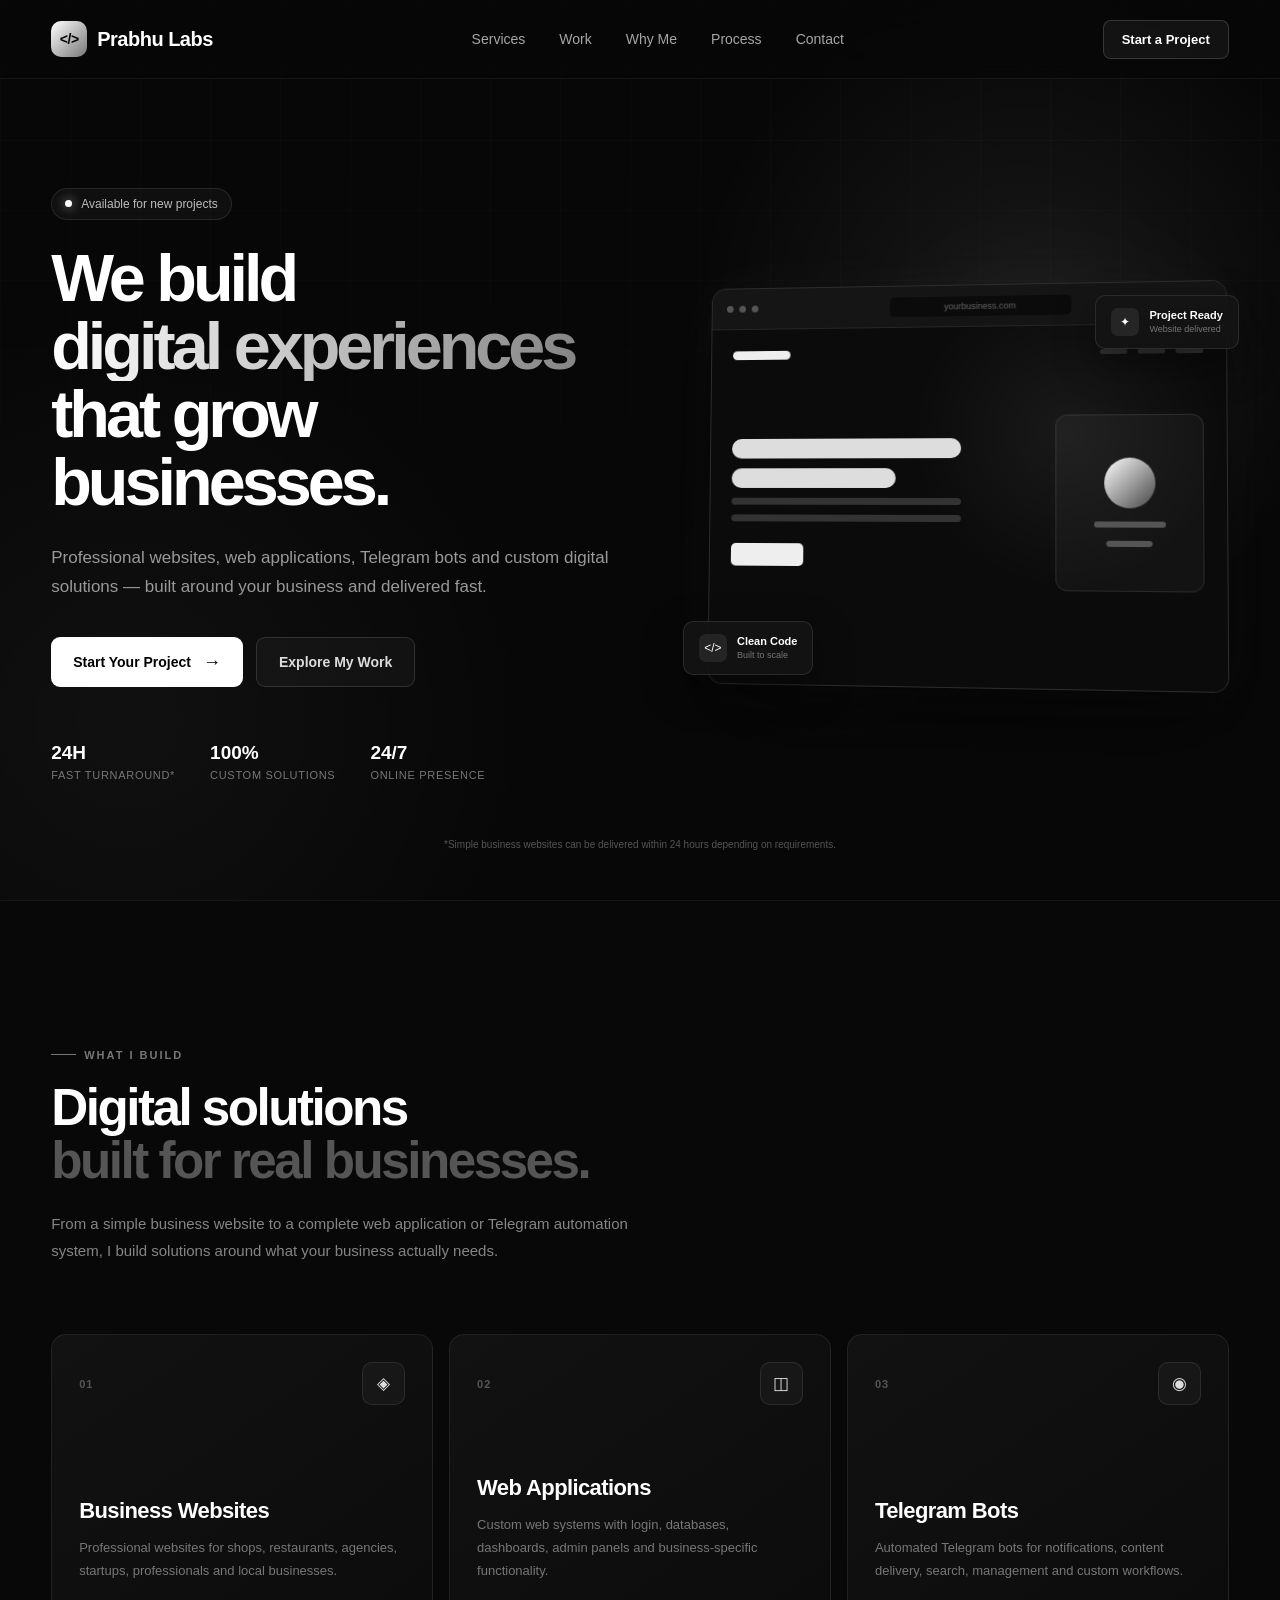
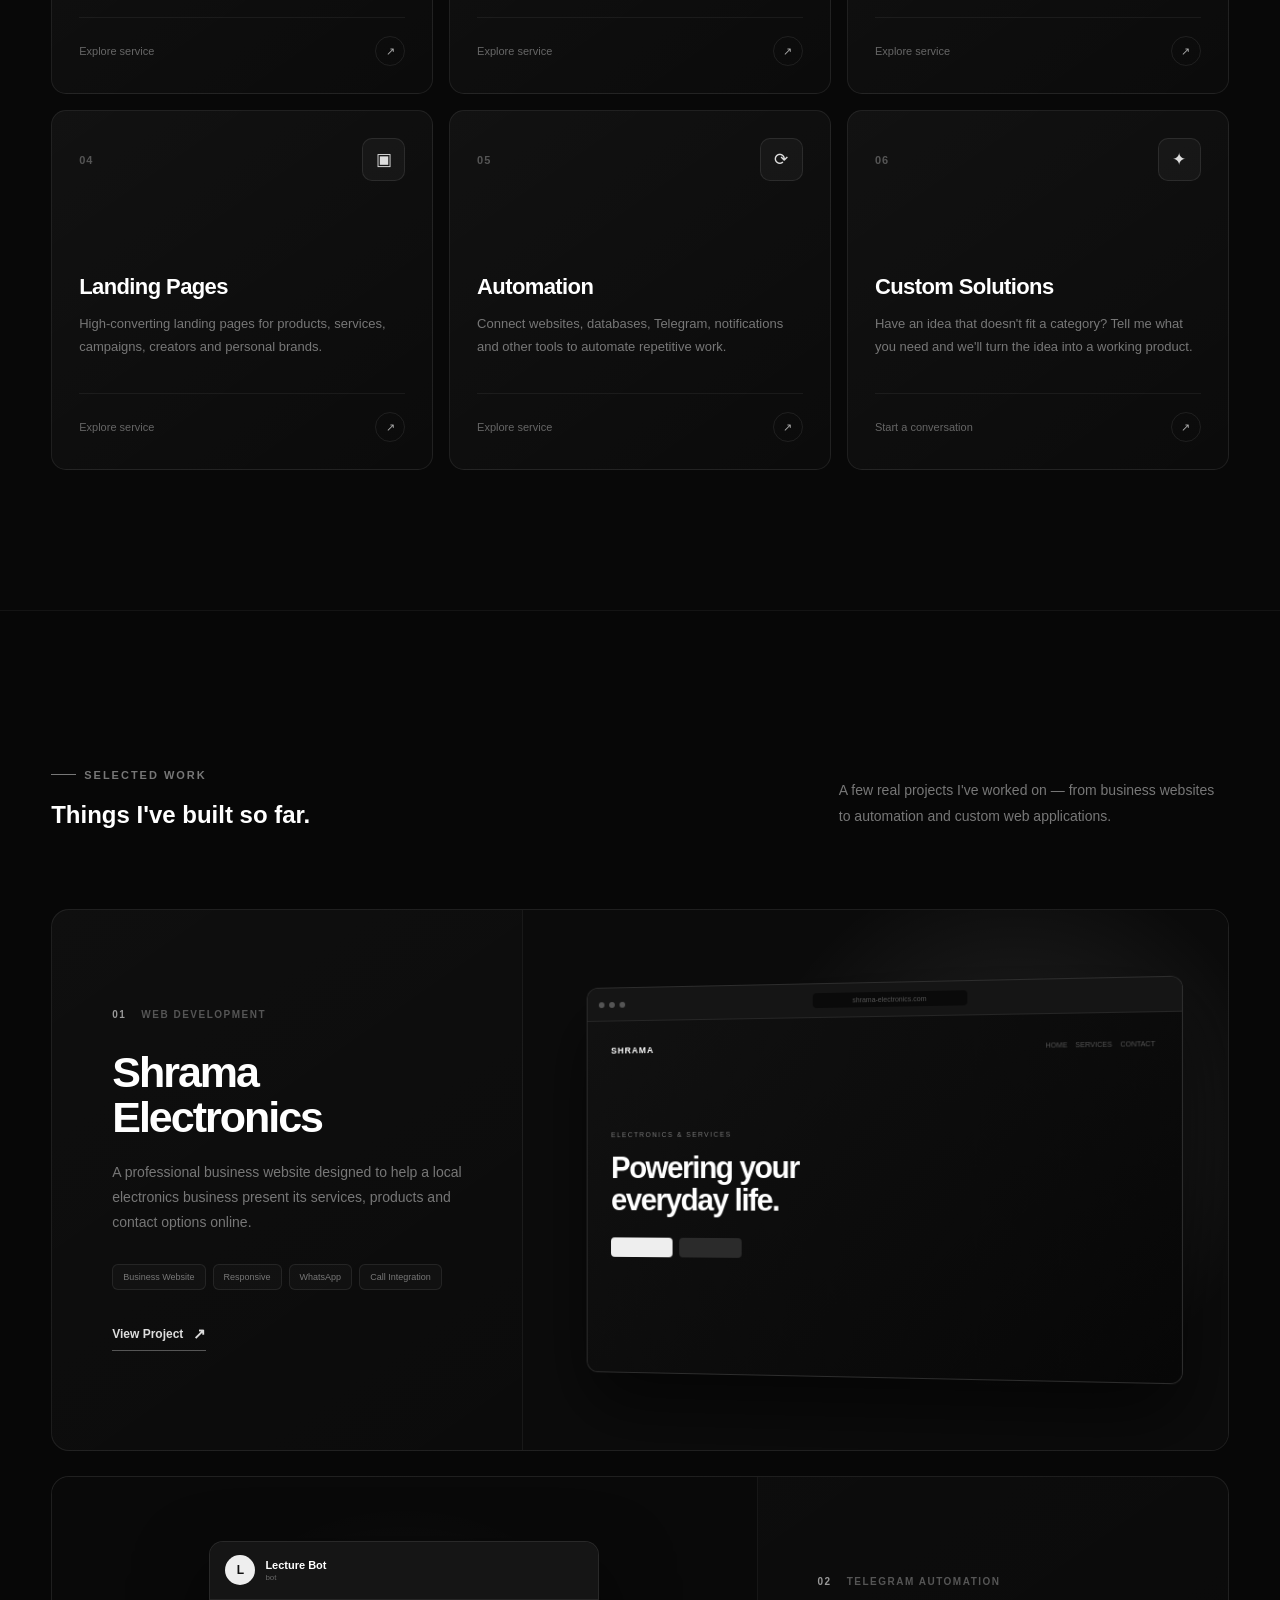
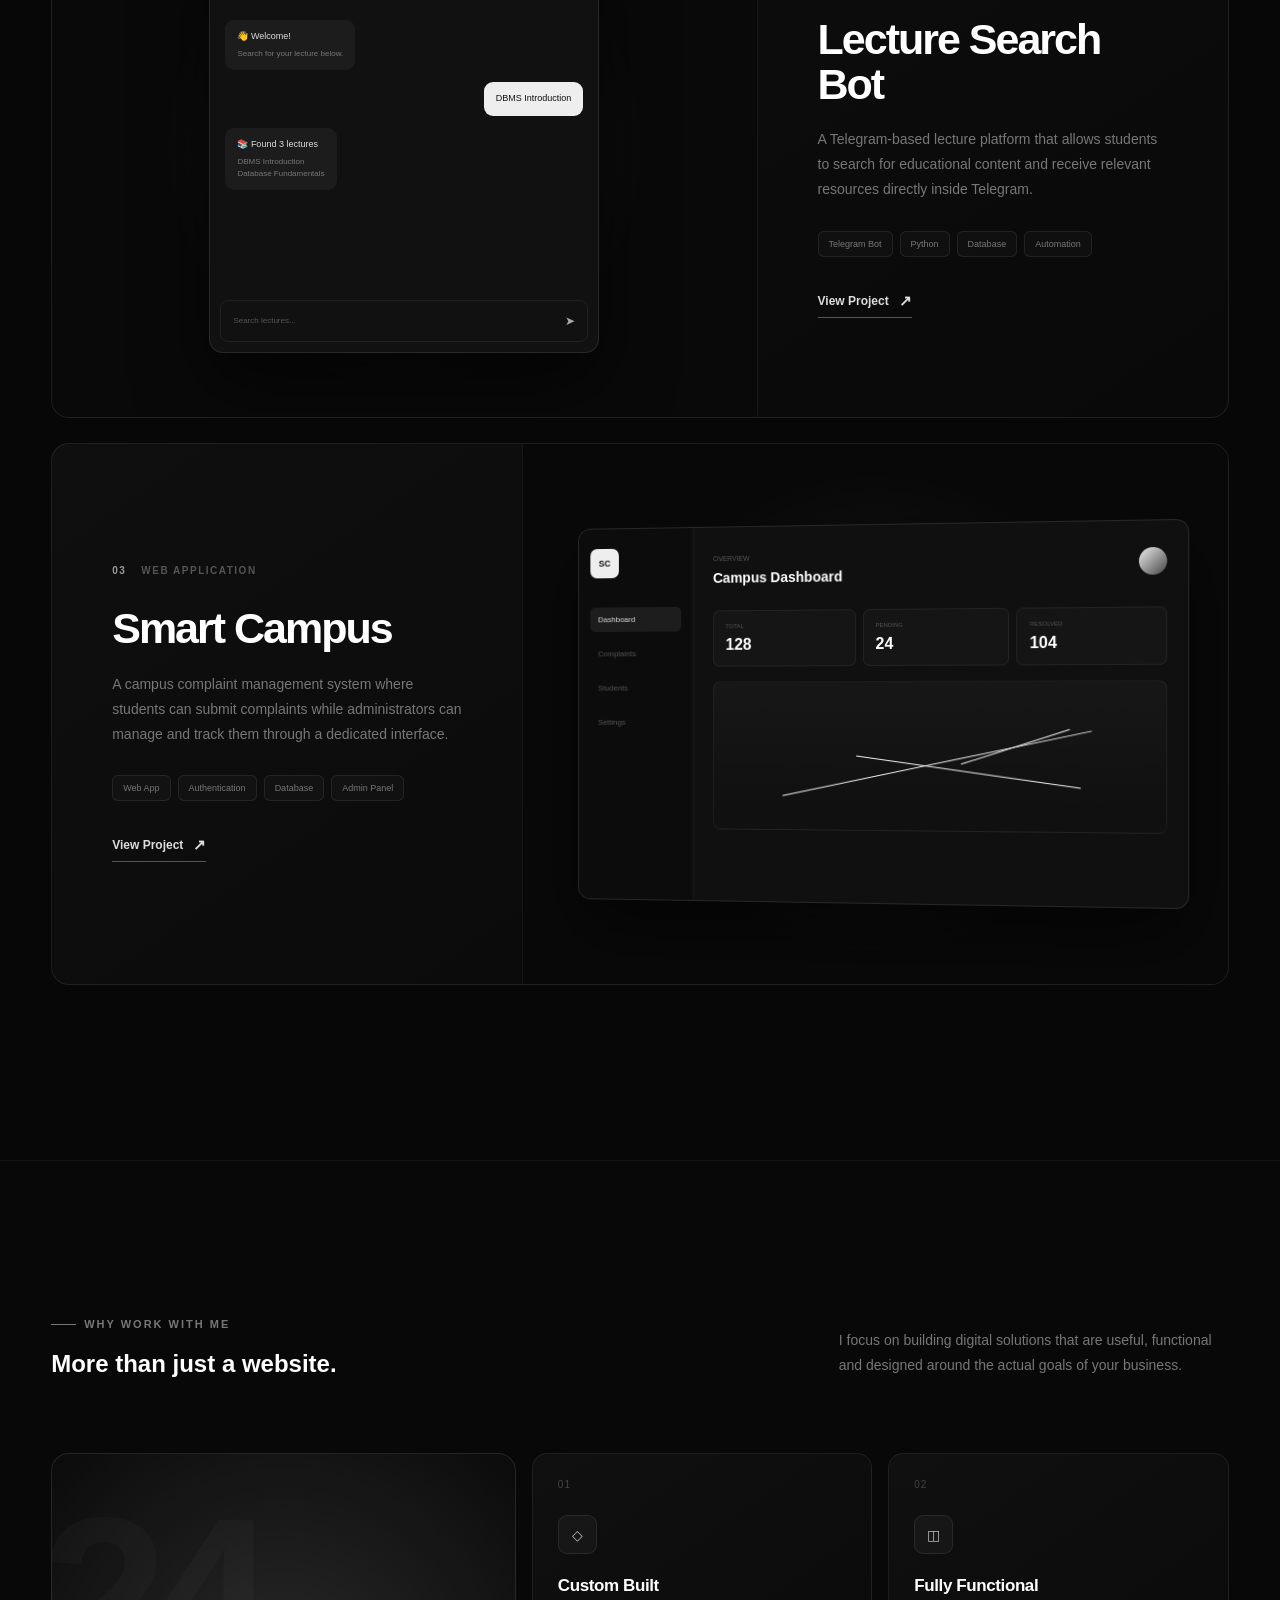
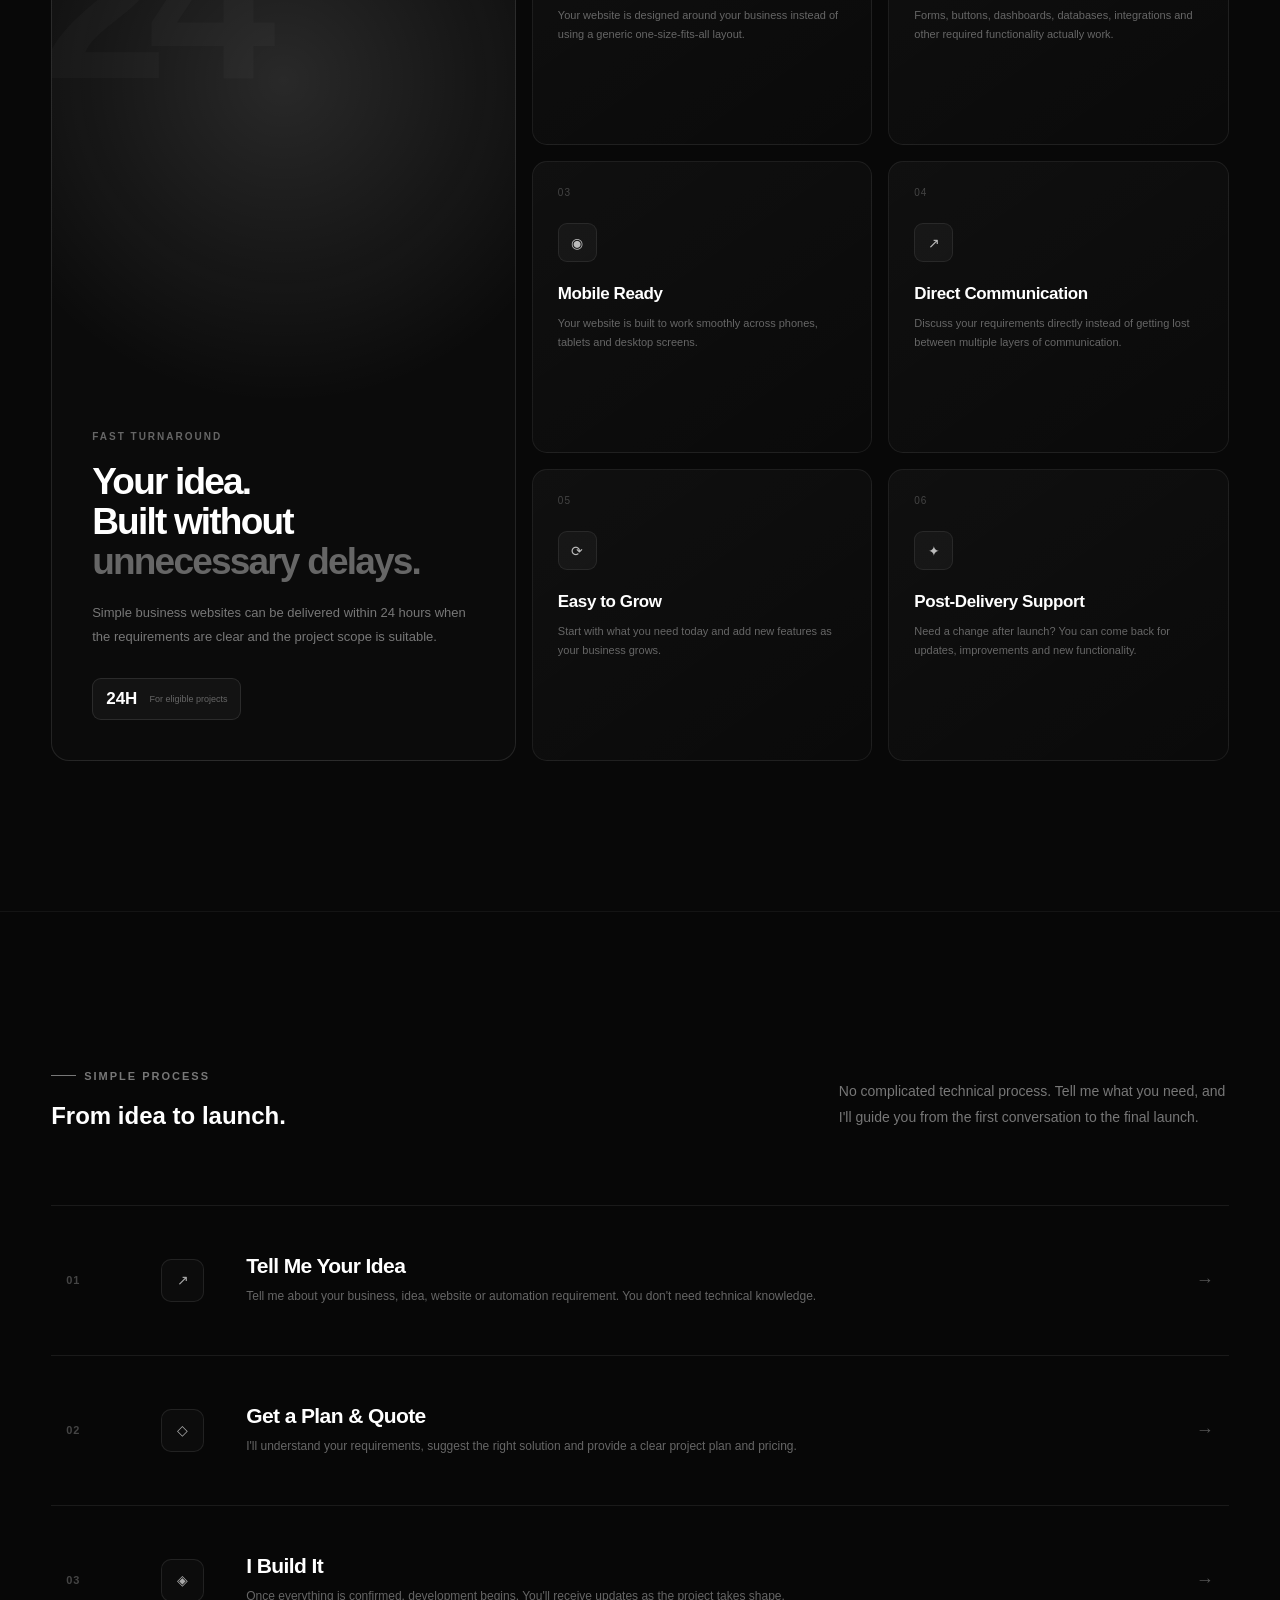
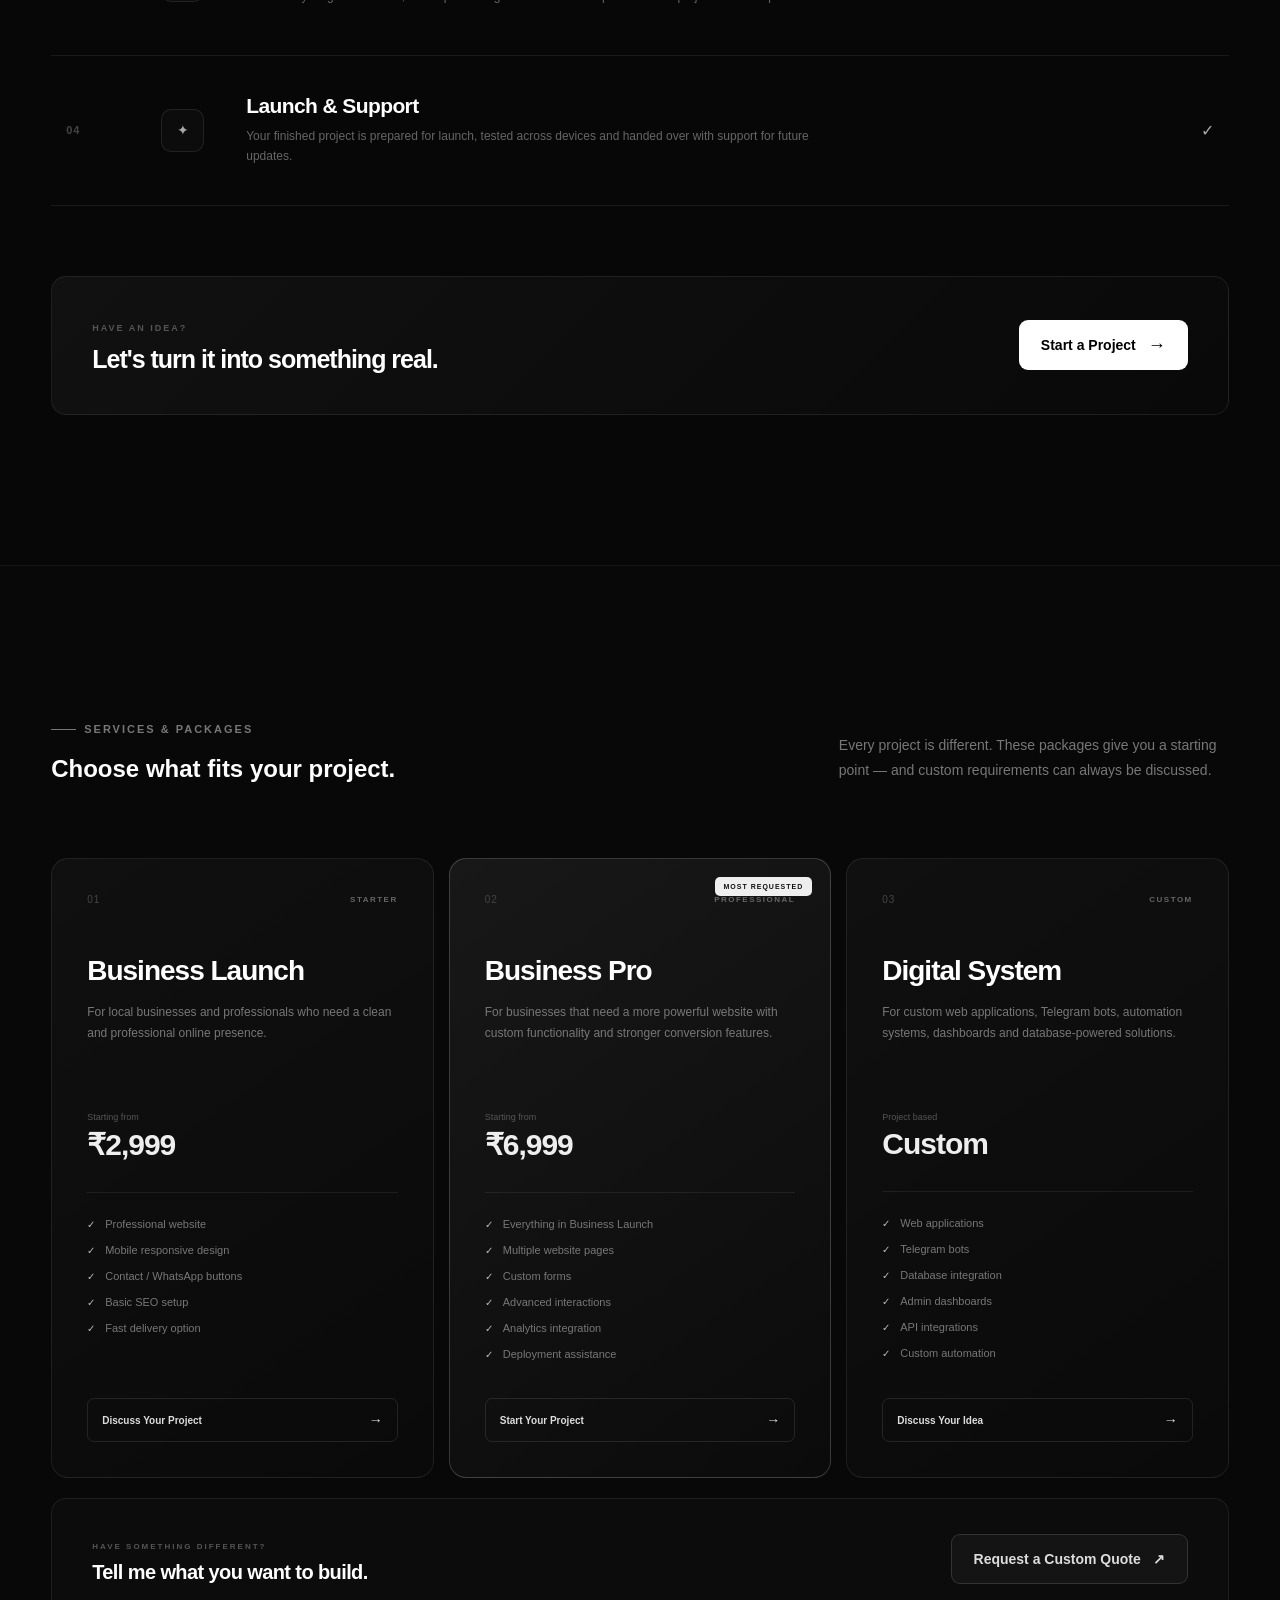
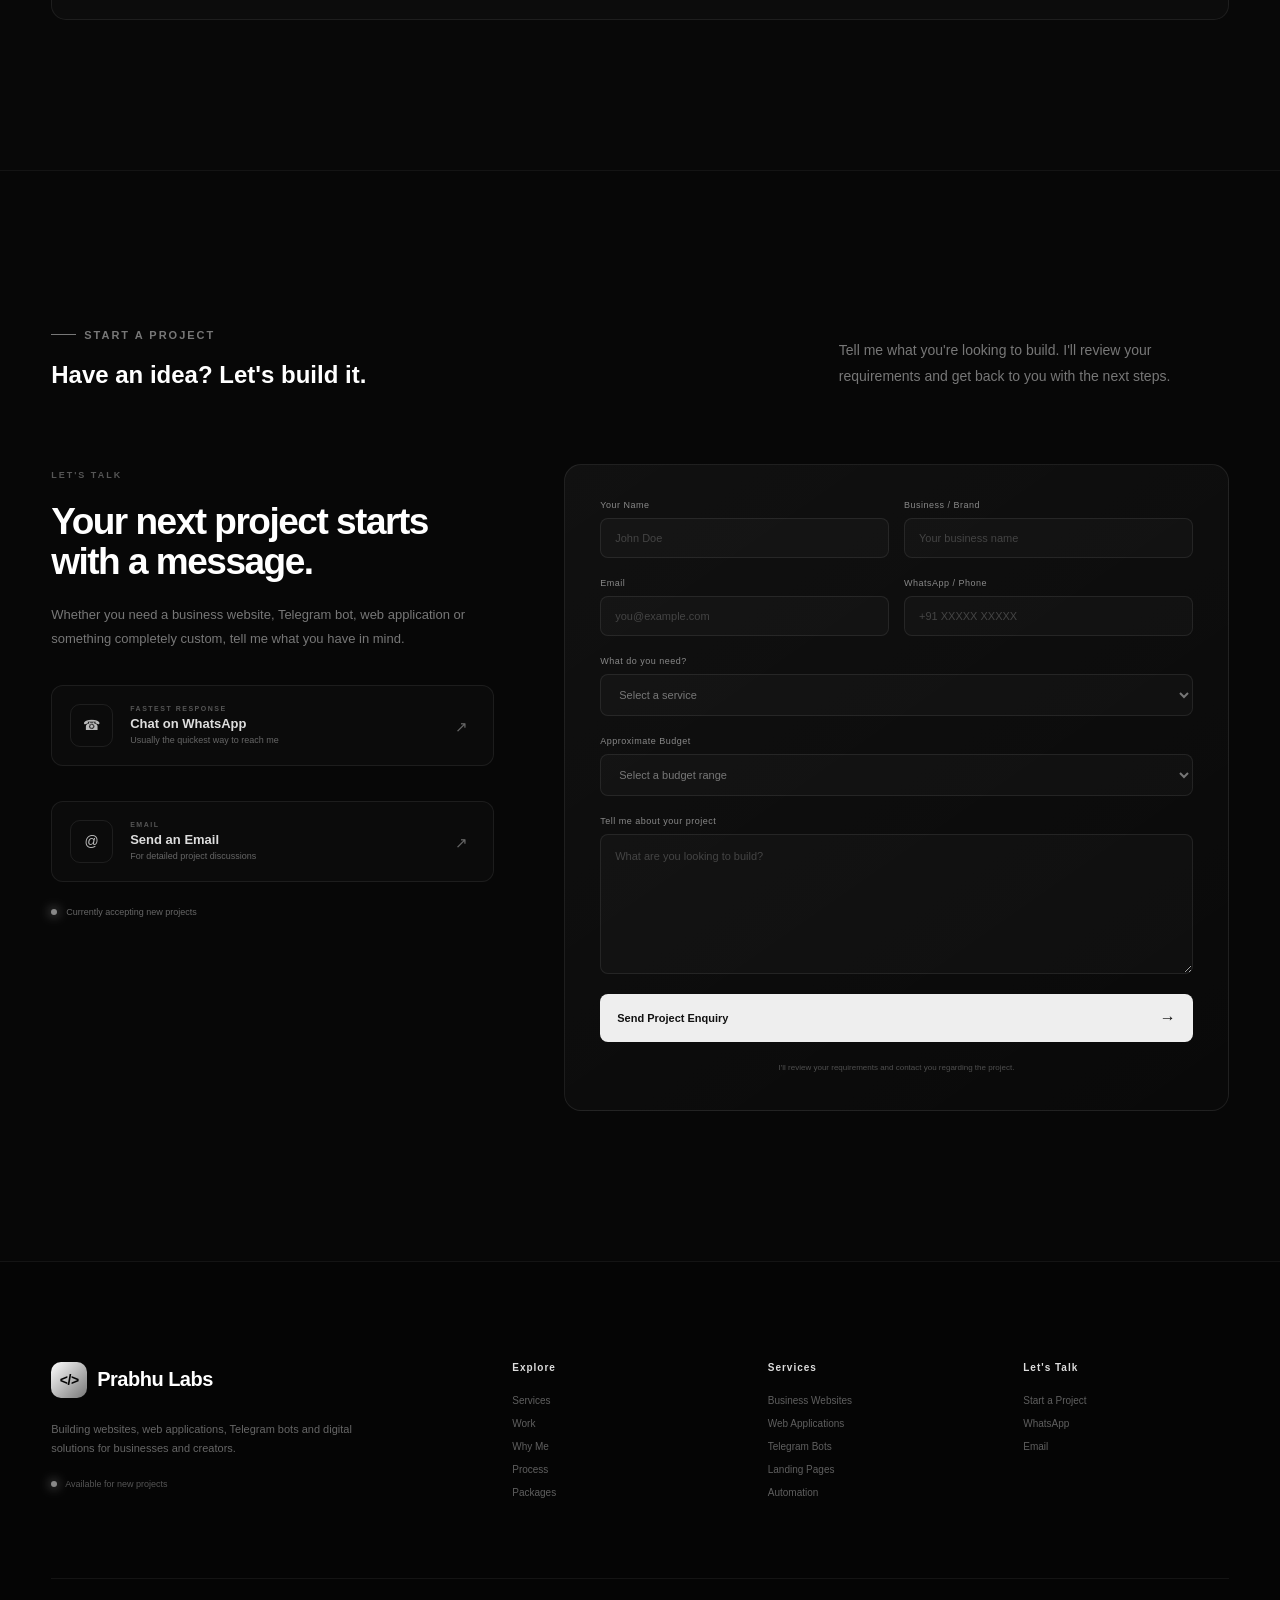
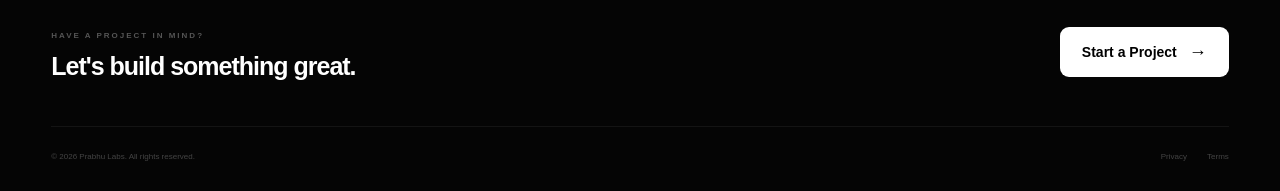
<file: index.html>
<!DOCTYPE html>
<html lang="en">

<head>

    <meta charset="UTF-8">

    <meta name="viewport" content="width=device-width, initial-scale=1.0">

    <meta name="description"
        content="Professional websites, web applications, Telegram bots and custom digital solutions for businesses.">

    <title>Prabhu Labs — Digital Solutions</title>

    <link rel="stylesheet" href="css/style.css">

</head>


<body>


    <!-- =====================================================
         NAVBAR
    ====================================================== -->

    <header class="navbar">

        <div class="nav-container">


            <!-- LOGO -->

            <a href="#" class="logo">

                <span class="logo-mark">
                    &lt;/&gt;
                </span>

                <span>
                    Prabhu Labs
                </span>

            </a>


            <!-- DESKTOP NAVIGATION -->

            <nav class="nav-links">

                <a href="#services">
                    Services
                </a>

                <a href="#work">
                    Work
                </a>

                <a href="#why">
                    Why Me
                </a>

                <a href="#process">
                    Process
                </a>

                <a href="#contact">
                    Contact
                </a>

            </nav>


            <!-- NAV BUTTON -->

            <a href="#contact" class="nav-button">
                Start a Project
            </a>


            <!-- MOBILE MENU -->

            <button class="menu-button" aria-label="Open Menu">
                ☰
            </button>


        </div>

    </header>



    <!-- =====================================================
         MAIN CONTENT
    ====================================================== -->

    <main>


        <!-- =================================================
             HERO SECTION
        ================================================== -->

        <section class="hero">


            <div class="hero-container">


                <!-- LEFT SIDE -->

                <div class="hero-content">


                    <!-- STATUS -->

                    <div class="hero-badge">

                        <span class="status-dot"></span>

                        Available for new projects

                    </div>



                    <!-- MAIN HEADING -->

                    <h1>

                        We build

                        <span>
                            digital experiences
                        </span>

                        that grow businesses.

                    </h1>



                    <!-- DESCRIPTION -->

                    <p class="hero-description">

                        Professional websites, web applications,
                        Telegram bots and custom digital solutions —
                        built around your business and delivered fast.

                    </p>



                    <!-- BUTTONS -->

                    <div class="hero-buttons">


                        <a href="#contact" class="primary-button">

                            Start Your Project

                            <span>
                                →
                            </span>

                        </a>



                        <a href="#work" class="secondary-button">

                            Explore My Work

                        </a>


                    </div>



                    <!-- TRUST STATS -->

                    <div class="hero-trust">


                        <div>

                            <strong>
                                24H
                            </strong>

                            <span>
                                Fast turnaround*
                            </span>

                        </div>



                        <div>

                            <strong>
                                100%
                            </strong>

                            <span>
                                Custom solutions
                            </span>

                        </div>



                        <div>

                            <strong>
                                24/7
                            </strong>

                            <span>
                                Online presence
                            </span>

                        </div>


                    </div>


                </div>



                <!-- RIGHT SIDE -->

                <div class="hero-visual">


                    <!-- BACKGROUND GLOW -->

                    <div class="glow glow-one"></div>

                    <div class="glow glow-two"></div>



                    <!-- BROWSER MOCKUP -->

                    <div class="browser-window">


                        <!-- BROWSER HEADER -->

                        <div class="browser-top">


                            <div class="browser-dots">

                                <span></span>

                                <span></span>

                                <span></span>

                            </div>


                            <div class="browser-address">

                                yourbusiness.com

                            </div>


                        </div>



                        <!-- WEBSITE PREVIEW -->

                        <div class="browser-content">


                            <!-- MOCK NAVIGATION -->

                            <div class="mock-nav">


                                <div class="mock-logo"></div>


                                <div class="mock-links">

                                    <span></span>

                                    <span></span>

                                    <span></span>

                                </div>


                            </div>



                            <!-- MOCK HERO -->

                            <div class="mock-hero">


                                <div class="mock-text">


                                    <div class="mock-line large"></div>

                                    <div class="mock-line large short"></div>

                                    <div class="mock-line"></div>

                                    <div class="mock-line"></div>


                                    <div class="mock-button"></div>


                                </div>



                                <div class="mock-card">


                                    <div class="card-circle"></div>

                                    <div class="card-line"></div>

                                    <div class="card-line small"></div>


                                </div>


                            </div>


                        </div>


                    </div>



                    <!-- FLOATING CARD -->

                    <div class="floating-card project-card">


                        <span class="floating-icon">
                            ✦
                        </span>


                        <div>

                            <strong>
                                Project Ready
                            </strong>

                            <small>
                                Website delivered
                            </small>

                        </div>


                    </div>



                    <!-- FLOATING CODE CARD -->

                    <div class="floating-card code-card">


                        <span class="code-symbol">
                            &lt;/&gt;
                        </span>


                        <div>

                            <strong>
                                Clean Code
                            </strong>

                            <small>
                                Built to scale
                            </small>

                        </div>


                    </div>


                </div>


            </div>



            <!-- HERO FOOTNOTE -->

            <div class="hero-bottom-text">

                <span>

                    *Simple business websites can be delivered
                    within 24 hours depending on requirements.

                </span>

            </div>


        </section>



        <!-- =================================================
             SERVICES SECTION
        ================================================== -->

        <section class="services-section" id="services">


            <div class="section-container">


                <!-- SECTION HEADER -->

                <div class="section-header">


                    <div class="section-label">

                        WHAT I BUILD

                    </div>



                    <h2>

                        Digital solutions

                        <span>
                            built for real businesses.
                        </span>

                    </h2>



                    <p>

                        From a simple business website to a complete
                        web application or Telegram automation system,
                        I build solutions around what your business
                        actually needs.

                    </p>


                </div>



                <!-- SERVICES GRID -->

                <div class="services-grid">


                    <!-- SERVICE 01 -->

                    <article class="service-card">


                        <div class="service-top">


                            <span class="service-number">
                                01
                            </span>


                            <span class="service-icon">
                                ◈
                            </span>


                        </div>



                        <div class="service-content">


                            <h3>
                                Business Websites
                            </h3>


                            <p>

                                Professional websites for shops,
                                restaurants, agencies, startups,
                                professionals and local businesses.

                            </p>


                        </div>



                        <div class="service-bottom">


                            <span>
                                Explore service
                            </span>


                            <span class="service-arrow">
                                ↗
                            </span>


                        </div>


                    </article>



                    <!-- SERVICE 02 -->

                    <article class="service-card">


                        <div class="service-top">


                            <span class="service-number">
                                02
                            </span>


                            <span class="service-icon">
                                ◫
                            </span>


                        </div>



                        <div class="service-content">


                            <h3>
                                Web Applications
                            </h3>


                            <p>

                                Custom web systems with login,
                                databases, dashboards, admin panels
                                and business-specific functionality.

                            </p>


                        </div>



                        <div class="service-bottom">


                            <span>
                                Explore service
                            </span>


                            <span class="service-arrow">
                                ↗
                            </span>


                        </div>


                    </article>



                    <!-- SERVICE 03 -->

                    <article class="service-card">


                        <div class="service-top">


                            <span class="service-number">
                                03
                            </span>


                            <span class="service-icon">
                                ◉
                            </span>


                        </div>



                        <div class="service-content">


                            <h3>
                                Telegram Bots
                            </h3>


                            <p>

                                Automated Telegram bots for
                                notifications, content delivery,
                                search, management and custom workflows.

                            </p>


                        </div>



                        <div class="service-bottom">


                            <span>
                                Explore service
                            </span>


                            <span class="service-arrow">
                                ↗
                            </span>


                        </div>


                    </article>



                    <!-- SERVICE 04 -->

                    <article class="service-card">


                        <div class="service-top">


                            <span class="service-number">
                                04
                            </span>


                            <span class="service-icon">
                                ▣
                            </span>


                        </div>



                        <div class="service-content">


                            <h3>
                                Landing Pages
                            </h3>


                            <p>

                                High-converting landing pages for
                                products, services, campaigns,
                                creators and personal brands.

                            </p>


                        </div>



                        <div class="service-bottom">


                            <span>
                                Explore service
                            </span>


                            <span class="service-arrow">
                                ↗
                            </span>


                        </div>


                    </article>



                    <!-- SERVICE 05 -->

                    <article class="service-card">


                        <div class="service-top">


                            <span class="service-number">
                                05
                            </span>


                            <span class="service-icon">
                                ⟳
                            </span>


                        </div>



                        <div class="service-content">


                            <h3>
                                Automation
                            </h3>


                            <p>

                                Connect websites, databases,
                                Telegram, notifications and other
                                tools to automate repetitive work.

                            </p>


                        </div>



                        <div class="service-bottom">


                            <span>
                                Explore service
                            </span>


                            <span class="service-arrow">
                                ↗
                            </span>


                        </div>


                    </article>



                    <!-- SERVICE 06 -->

                    <article class="service-card">


                        <div class="service-top">


                            <span class="service-number">
                                06
                            </span>


                            <span class="service-icon">
                                ✦
                            </span>


                        </div>



                        <div class="service-content">


                            <h3>
                                Custom Solutions
                            </h3>


                            <p>

                                Have an idea that doesn't fit a
                                category? Tell me what you need and
                                we'll turn the idea into a working product.

                            </p>


                        </div>



                        <div class="service-bottom">


                            <span>
                                Start a conversation
                            </span>


                            <span class="service-arrow">
                                ↗
                            </span>


                        </div>


                    </article>


                </div>


            </div>


        </section>



        <!-- =================================================
             SELECTED WORK / PORTFOLIO
        ================================================== -->

        <section class="work-section" id="work">


            <div class="section-container">


                <!-- WORK HEADER -->

                <div class="work-header">


                    <div>


                        <div class="section-label">

                            SELECTED WORK

                        </div>


                        <h2>

                            Things I've

                            <span>
                                built so far.
                            </span>

                        </h2>


                    </div>



                    <p>

                        A few real projects I've worked on —
                        from business websites to automation
                        and custom web applications.

                    </p>


                </div>



                <!-- =================================================
                     PROJECT 01
                ================================================== -->

                <article class="project-showcase">


                    <!-- PROJECT INFORMATION -->

                    <div class="project-info">


                        <div class="project-meta">

                            <span>
                                01
                            </span>

                            <span>
                                WEB DEVELOPMENT
                            </span>

                        </div>



                        <h3>
                            Shrama Electronics
                        </h3>



                        <p>

                            A professional business website designed
                            to help a local electronics business present
                            its services, products and contact options
                            online.

                        </p>



                        <div class="project-tags">

                            <span>
                                Business Website
                            </span>

                            <span>
                                Responsive
                            </span>

                            <span>
                                WhatsApp
                            </span>

                            <span>
                                Call Integration
                            </span>

                        </div>



                        <a href="#" class="project-link">

                            View Project

                            <span>
                                ↗
                            </span>

                        </a>


                    </div>



                    <!-- PROJECT PREVIEW -->

                    <div class="project-preview electronics-preview">


                        <div class="preview-browser">


                            <div class="preview-top">


                                <div class="preview-dots">

                                    <span></span>

                                    <span></span>

                                    <span></span>

                                </div>



                                <div class="preview-url">

                                    shrama-electronics.com

                                </div>


                            </div>



                            <div class="electronics-screen">


                                <div class="electronics-nav">


                                    <div class="electronics-logo">

                                        SHRAMA

                                    </div>



                                    <div class="electronics-menu">

                                        HOME &nbsp;&nbsp;
                                        SERVICES &nbsp;&nbsp;
                                        CONTACT

                                    </div>


                                </div>



                                <div class="electronics-content">


                                    <small>

                                        ELECTRONICS & SERVICES

                                    </small>



                                    <h4>

                                        Powering your

                                        <br>

                                        everyday life.

                                    </h4>



                                    <div class="electronics-buttons">

                                        <span></span>

                                        <span></span>

                                    </div>


                                </div>


                            </div>


                        </div>


                    </div>


                </article>



                <!-- =================================================
                     PROJECT 02
                ================================================== -->

                <article class="project-showcase reverse">


                    <!-- PROJECT INFORMATION -->

                    <div class="project-info">


                        <div class="project-meta">

                            <span>
                                02
                            </span>

                            <span>
                                TELEGRAM AUTOMATION
                            </span>

                        </div>



                        <h3>
                            Lecture Search Bot
                        </h3>



                        <p>

                            A Telegram-based lecture platform that
                            allows students to search for educational
                            content and receive relevant resources
                            directly inside Telegram.

                        </p>



                        <div class="project-tags">

                            <span>
                                Telegram Bot
                            </span>

                            <span>
                                Python
                            </span>

                            <span>
                                Database
                            </span>

                            <span>
                                Automation
                            </span>

                        </div>



                        <a href="#" class="project-link">

                            View Project

                            <span>
                                ↗
                            </span>

                        </a>


                    </div>



                    <!-- TELEGRAM PREVIEW -->

                    <div class="project-preview bot-preview">


                        <div class="telegram-window">


                            <div class="telegram-header">


                                <div class="telegram-avatar">

                                    L

                                </div>



                                <div>

                                    <strong>
                                        Lecture Bot
                                    </strong>

                                    <small>
                                        bot
                                    </small>

                                </div>


                            </div>



                            <div class="telegram-chat">


                                <div class="bot-message">

                                    👋 Welcome!

                                    <small>

                                        Search for your lecture below.

                                    </small>

                                </div>



                                <div class="user-message">

                                    DBMS Introduction

                                </div>



                                <div class="bot-message">

                                    📚 Found 3 lectures

                                    <small>

                                        DBMS Introduction
                                        <br>

                                        Database Fundamentals

                                    </small>

                                </div>


                            </div>



                            <div class="telegram-input">

                                Search lectures...

                                <span>
                                    ➤
                                </span>

                            </div>


                        </div>


                    </div>


                </article>



                <!-- =================================================
                     PROJECT 03
                ================================================== -->

                <article class="project-showcase">


                    <!-- PROJECT INFORMATION -->

                    <div class="project-info">


                        <div class="project-meta">

                            <span>
                                03
                            </span>

                            <span>
                                WEB APPLICATION
                            </span>

                        </div>



                        <h3>
                            Smart Campus
                        </h3>



                        <p>

                            A campus complaint management system where
                            students can submit complaints while
                            administrators can manage and track them
                            through a dedicated interface.

                        </p>



                        <div class="project-tags">

                            <span>
                                Web App
                            </span>

                            <span>
                                Authentication
                            </span>

                            <span>
                                Database
                            </span>

                            <span>
                                Admin Panel
                            </span>

                        </div>



                        <a href="#" class="project-link">

                            View Project

                            <span>
                                ↗
                            </span>

                        </a>


                    </div>



                    <!-- DASHBOARD PREVIEW -->

                    <div class="project-preview campus-preview">


                        <div class="dashboard-window">


                            <!-- SIDEBAR -->

                            <div class="dashboard-sidebar">


                                <div class="dashboard-logo">
                                    SC
                                </div>


                                <span class="active">
                                    Dashboard
                                </span>


                                <span>
                                    Complaints
                                </span>


                                <span>
                                    Students
                                </span>


                                <span>
                                    Settings
                                </span>


                            </div>



                            <!-- DASHBOARD MAIN -->

                            <div class="dashboard-main">


                                <div class="dashboard-top">


                                    <div>

                                        <small>
                                            OVERVIEW
                                        </small>

                                        <h5>
                                            Campus Dashboard
                                        </h5>

                                    </div>



                                    <div class="profile-circle"></div>


                                </div>



                                <!-- STATISTICS -->

                                <div class="stats-row">


                                    <div>

                                        <small>
                                            TOTAL
                                        </small>

                                        <strong>
                                            128
                                        </strong>

                                    </div>



                                    <div>

                                        <small>
                                            PENDING
                                        </small>

                                        <strong>
                                            24
                                        </strong>

                                    </div>



                                    <div>

                                        <small>
                                            RESOLVED
                                        </small>

                                        <strong>
                                            104
                                        </strong>

                                    </div>


                                </div>



                                <!-- CHART -->

                                <div class="dashboard-chart">

                                    <div class="chart-line"></div>

                                    <div class="chart-line line-two"></div>

                                    <div class="chart-line line-three"></div>

                                </div>


                            </div>


                        </div>


                    </div>


                </article>


            </div>


        </section>
        <!-- =================================================
             WHY WORK WITH ME
        ================================================== -->

        <section class="why-section" id="why">

            <div class="section-container">


                <!-- HEADER -->

                <div class="why-header">

                    <div>

                        <div class="section-label">
                            WHY WORK WITH ME
                        </div>

                        <h2>

                            More than just
                            <span>a website.</span>

                        </h2>

                    </div>


                    <p>

                        I focus on building digital solutions that
                        are useful, functional and designed around
                        the actual goals of your business.

                    </p>

                </div>



                <!-- MAIN WHY CONTENT -->

                <div class="why-layout">


                    <!-- BIG FEATURE -->

                    <div class="speed-card">


                        <div class="speed-background">
                            24
                        </div>


                        <div class="speed-content">

                            <div class="speed-label">

                                FAST TURNAROUND

                            </div>


                            <h3>

                                Your idea.
                                <br>

                                Built without
                                <span>unnecessary delays.</span>

                            </h3>


                            <p>

                                Simple business websites can be
                                delivered within 24 hours when the
                                requirements are clear and the project
                                scope is suitable.

                            </p>


                            <div class="speed-badge">

                                <strong>
                                    24H
                                </strong>

                                <span>
                                    For eligible projects
                                </span>

                            </div>

                        </div>


                    </div>



                    <!-- BENEFITS -->

                    <div class="benefits-grid">


                        <!-- BENEFIT 01 -->

                        <div class="benefit-card">

                            <div class="benefit-number">
                                01
                            </div>

                            <div class="benefit-icon">
                                ◇
                            </div>

                            <h3>
                                Custom Built
                            </h3>

                            <p>

                                Your website is designed around
                                your business instead of using a
                                generic one-size-fits-all layout.

                            </p>

                        </div>



                        <!-- BENEFIT 02 -->

                        <div class="benefit-card">

                            <div class="benefit-number">
                                02
                            </div>

                            <div class="benefit-icon">
                                ◫
                            </div>

                            <h3>
                                Fully Functional
                            </h3>

                            <p>

                                Forms, buttons, dashboards,
                                databases, integrations and other
                                required functionality actually work.

                            </p>

                        </div>



                        <!-- BENEFIT 03 -->

                        <div class="benefit-card">

                            <div class="benefit-number">
                                03
                            </div>

                            <div class="benefit-icon">
                                ◉
                            </div>

                            <h3>
                                Mobile Ready
                            </h3>

                            <p>

                                Your website is built to work
                                smoothly across phones, tablets
                                and desktop screens.

                            </p>

                        </div>



                        <!-- BENEFIT 04 -->

                        <div class="benefit-card">

                            <div class="benefit-number">
                                04
                            </div>

                            <div class="benefit-icon">
                                ↗
                            </div>

                            <h3>
                                Direct Communication
                            </h3>

                            <p>

                                Discuss your requirements directly
                                instead of getting lost between
                                multiple layers of communication.

                            </p>

                        </div>



                        <!-- BENEFIT 05 -->

                        <div class="benefit-card">

                            <div class="benefit-number">
                                05
                            </div>

                            <div class="benefit-icon">
                                ⟳
                            </div>

                            <h3>
                                Easy to Grow
                            </h3>

                            <p>

                                Start with what you need today and
                                add new features as your business
                                grows.

                            </p>

                        </div>



                        <!-- BENEFIT 06 -->

                        <div class="benefit-card">

                            <div class="benefit-number">
                                06
                            </div>

                            <div class="benefit-icon">
                                ✦
                            </div>

                            <h3>
                                Post-Delivery Support
                            </h3>

                            <p>

                                Need a change after launch? You can
                                come back for updates, improvements
                                and new functionality.

                            </p>

                        </div>


                    </div>

                </div>

            </div>

        </section>
        <!-- =================================================
     HOW IT WORKS
================================================== -->

        <section class="process-section" id="process">

            <div class="section-container">

                <!-- HEADER -->

                <div class="process-header">

                    <div>

                        <div class="section-label">
                            SIMPLE PROCESS
                        </div>

                        <h2>
                            From idea to
                            <span>launch.</span>
                        </h2>

                    </div>

                    <p>
                        No complicated technical process.
                        Tell me what you need, and I'll guide you
                        from the first conversation to the final launch.
                    </p>

                </div>


                <!-- PROCESS STEPS -->

                <div class="process-list">


                    <!-- STEP 01 -->

                    <div class="process-step">

                        <div class="process-number">
                            01
                        </div>

                        <div class="process-icon">
                            ↗
                        </div>

                        <div class="process-content">

                            <h3>
                                Tell Me Your Idea
                            </h3>

                            <p>
                                Tell me about your business, idea,
                                website or automation requirement.
                                You don't need technical knowledge.
                            </p>

                        </div>

                        <div class="process-arrow">
                            →
                        </div>

                    </div>



                    <!-- STEP 02 -->

                    <div class="process-step">

                        <div class="process-number">
                            02
                        </div>

                        <div class="process-icon">
                            ◇
                        </div>

                        <div class="process-content">

                            <h3>
                                Get a Plan & Quote
                            </h3>

                            <p>
                                I'll understand your requirements,
                                suggest the right solution and provide
                                a clear project plan and pricing.
                            </p>

                        </div>

                        <div class="process-arrow">
                            →
                        </div>

                    </div>



                    <!-- STEP 03 -->

                    <div class="process-step">

                        <div class="process-number">
                            03
                        </div>

                        <div class="process-icon">
                            ◈
                        </div>

                        <div class="process-content">

                            <h3>
                                I Build It
                            </h3>

                            <p>
                                Once everything is confirmed, development
                                begins. You'll receive updates as the
                                project takes shape.
                            </p>

                        </div>

                        <div class="process-arrow">
                            →
                        </div>

                    </div>



                    <!-- STEP 04 -->

                    <div class="process-step">

                        <div class="process-number">
                            04
                        </div>

                        <div class="process-icon">
                            ✦
                        </div>

                        <div class="process-content">

                            <h3>
                                Launch & Support
                            </h3>

                            <p>
                                Your finished project is prepared for
                                launch, tested across devices and handed
                                over with support for future updates.
                            </p>

                        </div>

                        <div class="process-arrow final">
                            ✓
                        </div>

                    </div>


                </div>


                <!-- PROCESS CTA -->

                <div class="process-cta">

                    <div>

                        <span>
                            HAVE AN IDEA?
                        </span>

                        <h3>
                            Let's turn it into something real.
                        </h3>

                    </div>

                    <a href="#contact" class="primary-button">
                        Start a Project
                        <span>→</span>
                    </a>

                </div>

            </div>

        </section>
        <!-- =================================================
     PACKAGES
================================================== -->

        <section class="packages-section" id="packages">

            <div class="section-container">

                <!-- HEADER -->

                <div class="packages-header">

                    <div>

                        <div class="section-label">
                            SERVICES & PACKAGES
                        </div>

                        <h2>
                            Choose what
                            <span>fits your project.</span>
                        </h2>

                    </div>

                    <p>
                        Every project is different. These packages
                        give you a starting point — and custom
                        requirements can always be discussed.
                    </p>

                </div>


                <!-- PACKAGES GRID -->

                <div class="packages-grid">


                    <!-- PACKAGE 01 -->

                    <article class="package-card">

                        <div class="package-top">

                            <span class="package-number">
                                01
                            </span>

                            <span class="package-label">
                                STARTER
                            </span>

                        </div>


                        <h3>
                            Business Launch
                        </h3>


                        <p class="package-description">

                            For local businesses and professionals
                            who need a clean and professional online
                            presence.

                        </p>


                        <div class="package-price">

                            <small>
                                Starting from
                            </small>

                            <strong>
                                ₹2,999
                            </strong>

                        </div>


                        <div class="package-divider"></div>


                        <ul class="package-features">

                            <li>
                                <span>✓</span>
                                Professional website
                            </li>

                            <li>
                                <span>✓</span>
                                Mobile responsive design
                            </li>

                            <li>
                                <span>✓</span>
                                Contact / WhatsApp buttons
                            </li>

                            <li>
                                <span>✓</span>
                                Basic SEO setup
                            </li>

                            <li>
                                <span>✓</span>
                                Fast delivery option
                            </li>

                        </ul>


                        <a href="#contact" class="package-button">
                            Discuss Your Project
                            <span>→</span>
                        </a>

                    </article>



                    <!-- PACKAGE 02 -->

                    <article class="package-card featured">

                        <div class="popular-badge">
                            MOST REQUESTED
                        </div>


                        <div class="package-top">

                            <span class="package-number">
                                02
                            </span>

                            <span class="package-label">
                                PROFESSIONAL
                            </span>

                        </div>


                        <h3>
                            Business Pro
                        </h3>


                        <p class="package-description">

                            For businesses that need a more powerful
                            website with custom functionality and
                            stronger conversion features.

                        </p>


                        <div class="package-price">

                            <small>
                                Starting from
                            </small>

                            <strong>
                                ₹6,999
                            </strong>

                        </div>


                        <div class="package-divider"></div>


                        <ul class="package-features">

                            <li>
                                <span>✓</span>
                                Everything in Business Launch
                            </li>

                            <li>
                                <span>✓</span>
                                Multiple website pages
                            </li>

                            <li>
                                <span>✓</span>
                                Custom forms
                            </li>

                            <li>
                                <span>✓</span>
                                Advanced interactions
                            </li>

                            <li>
                                <span>✓</span>
                                Analytics integration
                            </li>

                            <li>
                                <span>✓</span>
                                Deployment assistance
                            </li>

                        </ul>


                        <a href="#contact" class="package-button">
                            Start Your Project
                            <span>→</span>
                        </a>

                    </article>



                    <!-- PACKAGE 03 -->

                    <article class="package-card">

                        <div class="package-top">

                            <span class="package-number">
                                03
                            </span>

                            <span class="package-label">
                                CUSTOM
                            </span>

                        </div>


                        <h3>
                            Digital System
                        </h3>


                        <p class="package-description">

                            For custom web applications, Telegram bots,
                            automation systems, dashboards and
                            database-powered solutions.

                        </p>


                        <div class="package-price">

                            <small>
                                Project based
                            </small>

                            <strong>
                                Custom
                            </strong>

                        </div>


                        <div class="package-divider"></div>


                        <ul class="package-features">

                            <li>
                                <span>✓</span>
                                Web applications
                            </li>

                            <li>
                                <span>✓</span>
                                Telegram bots
                            </li>

                            <li>
                                <span>✓</span>
                                Database integration
                            </li>

                            <li>
                                <span>✓</span>
                                Admin dashboards
                            </li>

                            <li>
                                <span>✓</span>
                                API integrations
                            </li>

                            <li>
                                <span>✓</span>
                                Custom automation
                            </li>

                        </ul>


                        <a href="#contact" class="package-button">
                            Discuss Your Idea
                            <span>→</span>
                        </a>

                    </article>


                </div>


                <!-- CUSTOM PROJECT -->

                <div class="custom-project">

                    <div>

                        <span>
                            HAVE SOMETHING DIFFERENT?
                        </span>

                        <h3>
                            Tell me what you want to build.
                        </h3>

                    </div>


                    <a href="#contact" class="secondary-button">
                        Request a Custom Quote
                        <span>↗</span>
                    </a>

                </div>


            </div>

        </section>
        <!-- =================================================
     CONTACT / START PROJECT
================================================== -->

        <section class="contact-section" id="contact">

            <div class="section-container">

                <div class="contact-header">

                    <div>

                        <div class="section-label">
                            START A PROJECT
                        </div>

                        <h2>
                            Have an idea?
                            <span>Let's build it.</span>
                        </h2>

                    </div>

                    <p>
                        Tell me what you're looking to build.
                        I'll review your requirements and get
                        back to you with the next steps.
                    </p>

                </div>


                <div class="contact-layout">


                    <!-- LEFT SIDE -->

                    <div class="contact-info">

                        <div class="contact-intro">

                            <span>
                                LET'S TALK
                            </span>

                            <h3>
                                Your next project
                                starts with a message.
                            </h3>

                            <p>
                                Whether you need a business website,
                                Telegram bot, web application or
                                something completely custom, tell me
                                what you have in mind.
                            </p>

                        </div>


                        <!-- WHATSAPP -->

                        <a href="https://wa.me/91XXXXXXXXXX" class="contact-option" target="_blank">

                            <div class="contact-option-icon">
                                ☎
                            </div>

                            <div>

                                <small>
                                    FASTEST RESPONSE
                                </small>

                                <strong>
                                    Chat on WhatsApp
                                </strong>

                                <span>
                                    Usually the quickest way to reach me
                                </span>

                            </div>

                            <span class="contact-option-arrow">
                                ↗
                            </span>

                        </a>


                        <!-- EMAIL -->

                        <a href="mailto:rnprabhu99999@gmail.com" class="contact-option">

                            <div class="contact-option-icon">
                                @
                            </div>

                            <div>

                                <small>
                                    EMAIL
                                </small>

                                <strong>
                                    Send an Email
                                </strong>

                                <span>
                                    For detailed project discussions
                                </span>

                            </div>

                            <span class="contact-option-arrow">
                                ↗
                            </span>

                        </a>


                        <div class="contact-note">

                            <span class="status-dot"></span>

                            Currently accepting new projects

                        </div>

                    </div>



                    <!-- RIGHT SIDE FORM -->

                    <div class="contact-form-wrapper">

                        <form class="contact-form" id="projectForm">


                            <div class="form-row">

                                <div class="form-group">

                                    <label for="name">
                                        Your Name
                                    </label>

                                    <input type="text" id="name" name="name" placeholder="John Doe" required>

                                </div>


                                <div class="form-group">

                                    <label for="business">
                                        Business / Brand
                                    </label>

                                    <input type="text" id="business" name="business" placeholder="Your business name">

                                </div>

                            </div>



                            <div class="form-row">

                                <div class="form-group">

                                    <label for="email">
                                        Email
                                    </label>

                                    <input type="email" id="email" name="email" placeholder="you@example.com" required>

                                </div>


                                <div class="form-group">

                                    <label for="phone">
                                        WhatsApp / Phone
                                    </label>

                                    <input type="tel" id="phone" name="phone" placeholder="+91 XXXXX XXXXX">

                                </div>

                            </div>



                            <div class="form-group">

                                <label for="service">
                                    What do you need?
                                </label>

                                <select id="service" name="service" required>

                                    <option value="">
                                        Select a service
                                    </option>

                                    <option value="business-website">
                                        Business Website
                                    </option>

                                    <option value="web-application">
                                        Web Application
                                    </option>

                                    <option value="telegram-bot">
                                        Telegram Bot
                                    </option>

                                    <option value="landing-page">
                                        Landing Page
                                    </option>

                                    <option value="automation">
                                        Automation
                                    </option>

                                    <option value="custom">
                                        Custom Project
                                    </option>

                                </select>

                            </div>



                            <div class="form-group">

                                <label for="budget">
                                    Approximate Budget
                                </label>

                                <select id="budget" name="budget">

                                    <option value="">
                                        Select a budget range
                                    </option>

                                    <option value="under-3000">
                                        Under ₹3,000
                                    </option>

                                    <option value="3000-7000">
                                        ₹3,000 – ₹7,000
                                    </option>

                                    <option value="7000-15000">
                                        ₹7,000 – ₹15,000
                                    </option>

                                    <option value="15000-30000">
                                        ₹15,000 – ₹30,000
                                    </option>

                                    <option value="30000-plus">
                                        ₹30,000+
                                    </option>

                                    <option value="not-sure">
                                        I'm not sure yet
                                    </option>

                                </select>

                            </div>



                            <div class="form-group">

                                <label for="message">
                                    Tell me about your project
                                </label>

                                <textarea id="message" name="message" rows="6"
                                    placeholder="What are you looking to build?" required></textarea>

                            </div>



                            <button type="submit" class="form-submit">

                                Send Project Enquiry

                                <span>
                                    →
                                </span>

                            </button>


                            <p class="form-disclaimer">
                                I'll review your requirements and
                                contact you regarding the project.
                            </p>


                        </form>

                    </div>

                </div>

            </div>

        </section>

    </main>
    <!-- =================================================
     FOOTER
================================================== -->

    <footer class="site-footer">

        <div class="section-container">


            <!-- FOOTER TOP -->

            <div class="footer-top">


                <!-- BRAND -->

                <div class="footer-brand">

                    <a href="#" class="logo">

                        <span class="logo-mark">
                            &lt;/&gt;
                        </span>

                        <span>
                            Prabhu Labs
                        </span>

                    </a>


                    <p>

                        Building websites, web applications,
                        Telegram bots and digital solutions
                        for businesses and creators.

                    </p>


                    <div class="footer-status">

                        <span class="status-dot"></span>

                        Available for new projects

                    </div>

                </div>



                <!-- FOOTER LINKS -->

                <div class="footer-column">

                    <h4>
                        Explore
                    </h4>

                    <a href="#services">
                        Services
                    </a>

                    <a href="#work">
                        Work
                    </a>

                    <a href="#why">
                        Why Me
                    </a>

                    <a href="#process">
                        Process
                    </a>

                    <a href="#packages">
                        Packages
                    </a>

                </div>



                <!-- FOOTER SERVICES -->

                <div class="footer-column">

                    <h4>
                        Services
                    </h4>

                    <a href="#services">
                        Business Websites
                    </a>

                    <a href="#services">
                        Web Applications
                    </a>

                    <a href="#services">
                        Telegram Bots
                    </a>

                    <a href="#services">
                        Landing Pages
                    </a>

                    <a href="#services">
                        Automation
                    </a>

                </div>



                <!-- FOOTER CONTACT -->

                <div class="footer-column">

                    <h4>
                        Let's Talk
                    </h4>

                    <a href="#contact">
                        Start a Project
                    </a>

                    <a href="https://wa.me/919123261749" target="_blank">
                        WhatsApp
                    </a>

                    <a href="mailto:rnprabhu99999@gmail.com">
                        Email
                    </a>

                </div>


            </div>



            <!-- FOOTER CTA -->

            <div class="footer-cta">


                <div>

                    <span>
                        HAVE A PROJECT IN MIND?
                    </span>

                    <h3>
                        Let's build something great.
                    </h3>

                </div>


                <a href="#contact" class="primary-button">

                    Start a Project

                    <span>
                        →
                    </span>

                </a>


            </div>



            <!-- FOOTER BOTTOM -->

            <div class="footer-bottom">


                <span>
                    © 2026 Prabhu Labs. All rights reserved.
                </span>


                <div>

                    <a href="#">
                        Privacy
                    </a>

                    <a href="#">
                        Terms
                    </a>

                </div>


            </div>


        </div>

    </footer>



    <!-- =====================================================
         JAVASCRIPT
    ====================================================== -->

    <script src="js/script.js"></script>


</body>

</html>
</file>
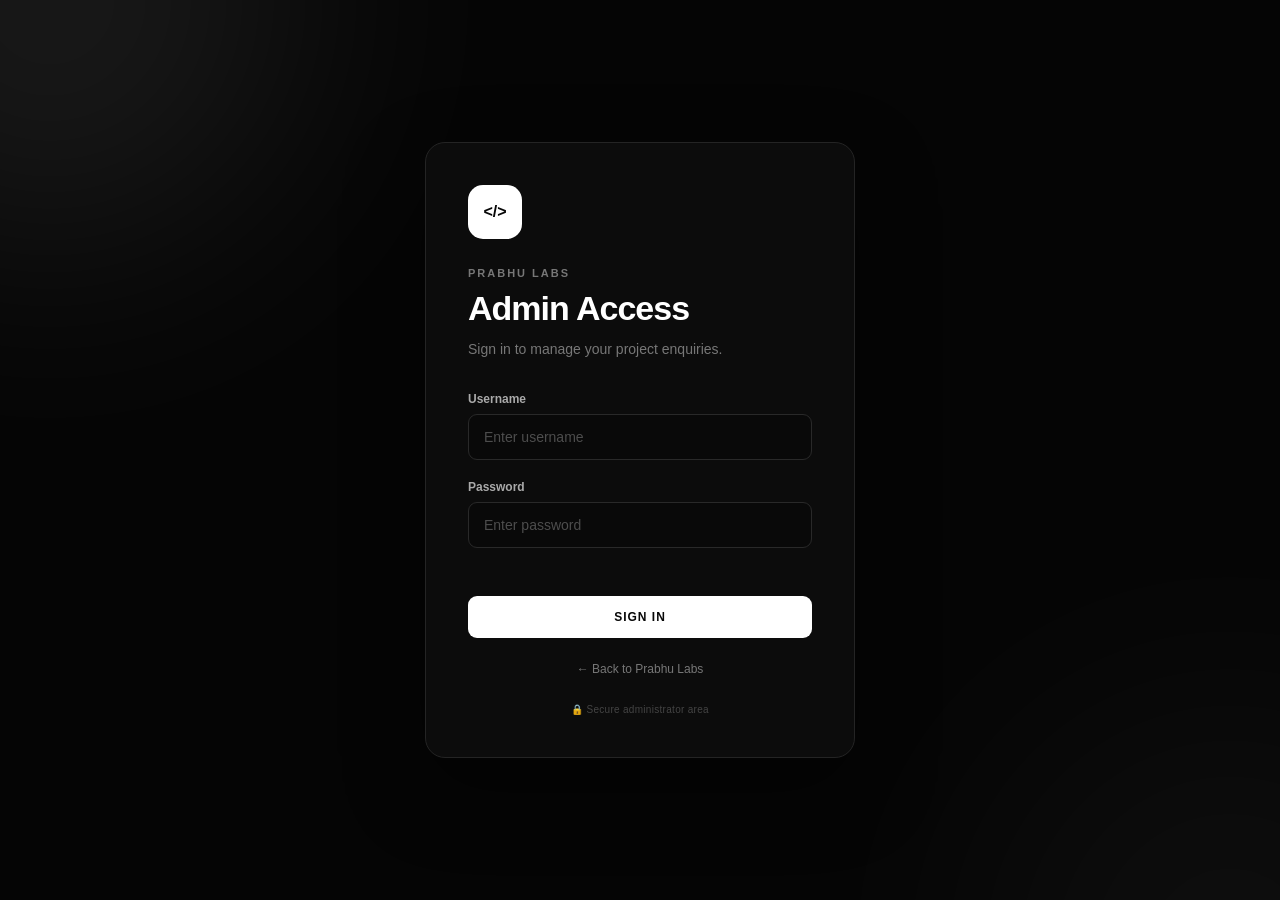
<file: admin/index.html>
<!DOCTYPE html>
<html lang="en">

<head>

    <meta charset="UTF-8">

    <meta name="viewport" content="width=device-width, initial-scale=1.0">

    <title>Prabhu Labs — Admin Dashboard</title>

    <link rel="stylesheet" href="admin.css">

</head>


<body>


    <!-- =========================================
         SIDEBAR
    ========================================== -->

    <aside class="sidebar">

        <div class="brand">

            <div class="brand-icon">
                &lt;/&gt;
            </div>

            <div>
                <h2>Prabhu Labs</h2>
                <span>Admin Panel</span>
            </div>

        </div>


        <nav>

            <a href="#" class="active">
                Dashboard
            </a>

            <a href="#enquiries">
                Enquiries
            </a>

            <a href="../index.html">
                View Website
            </a>

            <button id="logoutBtn" class="logout-btn">
                Logout
            </button>

        </nav>

        <div class="sidebar-bottom">

            <span>Prabhu Labs</span>

            <small>
                Admin Dashboard
            </small>

        </div>

    </aside>



    <!-- =========================================
         MAIN CONTENT
    ========================================== -->

    <main class="main">


        <!-- HEADER -->

        <header class="topbar">

            <div>

                <p class="eyebrow">
                    PRABHU LABS
                </p>

                <h1>
                    Dashboard
                </h1>

                <p class="subtitle">
                    Manage your project enquiries.
                </p>

            </div>


            <a href="../index.html" class="website-btn">
                View Website →
            </a>

        </header>



        <!-- =====================================
             STATS
        ====================================== -->

        <section class="stats">

            <div class="stat-card">

                <span>
                    TOTAL ENQUIRIES
                </span>

                <strong id="totalEnquiries">
                    0
                </strong>

                <small>
                    All submitted enquiries
                </small>

            </div>


            <div class="stat-card">

                <span>
                    WEBSITE PROJECTS
                </span>

                <strong id="websiteProjects">
                    0
                </strong>

                <small>
                    Website related enquiries
                </small>

            </div>


            <div class="stat-card">

                <span>
                    OTHER PROJECTS
                </span>

                <strong id="otherProjects">
                    0
                </strong>

                <small>
                    Bots, apps & custom work
                </small>

            </div>

        </section>



        <!-- =====================================
             ENQUIRIES
        ====================================== -->

        <section class="enquiries-section" id="enquiries">

            <div class="section-heading">

                <div>

                    <p class="eyebrow">
                        PROJECT REQUESTS
                    </p>

                    <h2>
                        Recent Enquiries
                    </h2>

                </div>


                <button id="refreshBtn" class="refresh-btn">
                    ↻ Refresh
                </button>

            </div>
            <div class="enquiry-tools">

                <input type="text" id="searchEnquiries" placeholder="Search enquiries...">

                <select id="serviceFilter">

                    <option value="all">
                        All Services
                    </option>

                    <option value="website">
                        Websites
                    </option>

                    <option value="telegram">
                        Telegram Bots
                    </option>

                    <option value="webapp">
                        Web Apps
                    </option>

                    <option value="other">
                        Other Projects
                    </option>

                </select>

            </div>


            <div id="enquiriesContainer" class="enquiries-container">

                <div class="loading">
                    Loading enquiries...
                </div>

            </div>

        </section>


    </main>




    <script src="admin.js"></script>

</body>

</html>
</file>
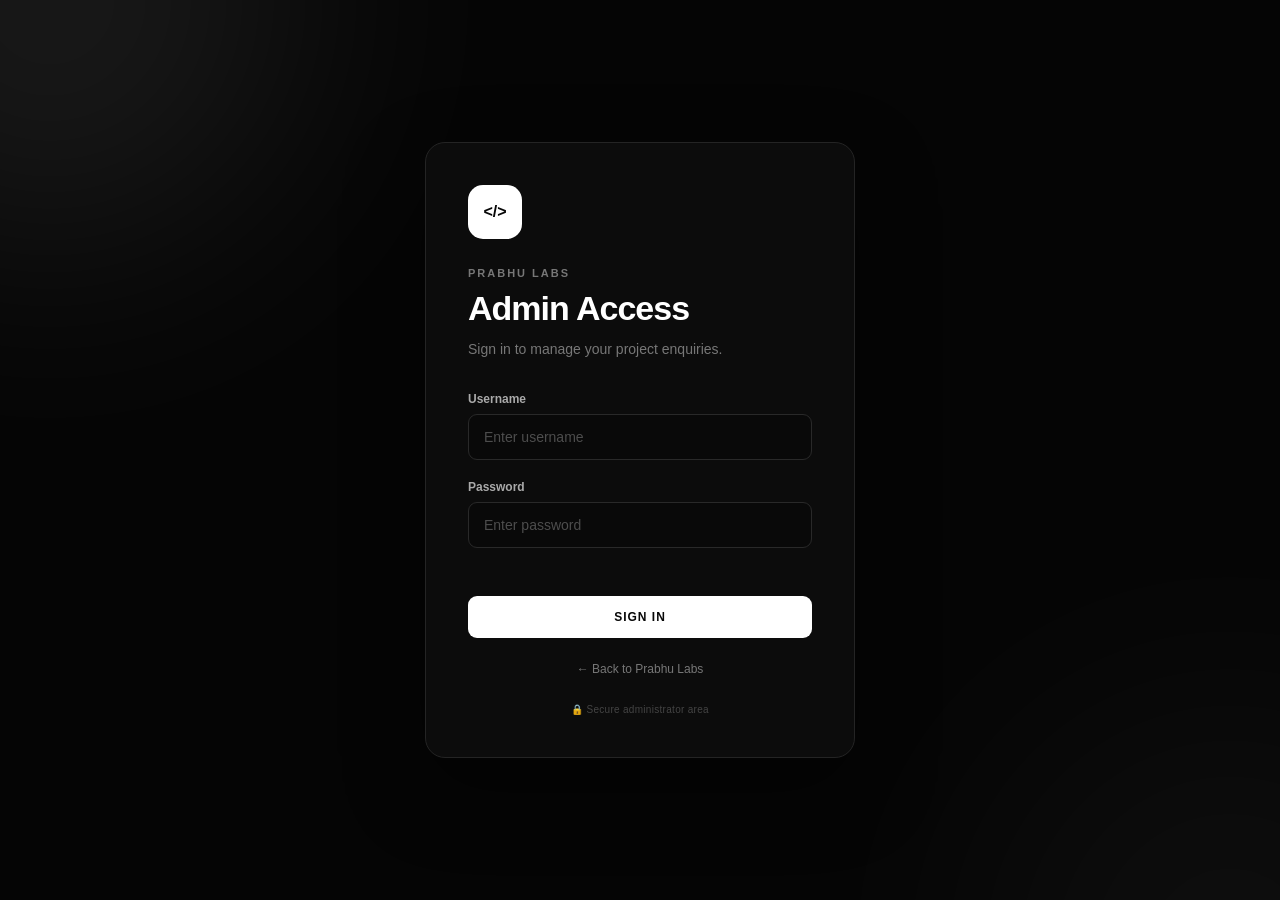
<file: admin/login.html>
<!DOCTYPE html>
<html lang="en">

<head>

    <meta charset="UTF-8">

    <meta
        name="viewport"
        content="width=device-width, initial-scale=1.0"
    >

    <meta
        name="robots"
        content="noindex, nofollow"
    >

    <title>Prabhu Labs — Admin Login</title>

    <link
        rel="stylesheet"
        href="login.css"
    >

</head>


<body>

    <main class="login-page">

        <!-- Decorative background -->

        <div class="glow glow-one"></div>

        <div class="glow glow-two"></div>


        <!-- Login card -->

        <section class="login-card">

            <div class="logo">

                <span>&lt;/&gt;</span>

            </div>


            <p class="eyebrow">
                PRABHU LABS
            </p>


            <h1>
                Admin Access
            </h1>


            <p class="description">
                Sign in to manage your project enquiries.
            </p>


            <form id="loginForm">

                <!-- Username -->

                <div class="field">

                    <label for="username">
                        Username
                    </label>

                    <input
                        type="text"
                        id="username"
                        name="username"
                        placeholder="Enter username"
                        autocomplete="username"
                        required
                    >

                </div>


                <!-- Password -->

                <div class="field">

                    <label for="password">
                        Password
                    </label>

                    <input
                        type="password"
                        id="password"
                        name="password"
                        placeholder="Enter password"
                        autocomplete="current-password"
                        required
                    >

                </div>


                <!-- Error -->

                <div
                    id="loginError"
                    class="login-error"
                ></div>


                <!-- Button -->

                <button
                    type="submit"
                    id="loginButton"
                >
                    SIGN IN
                </button>

            </form>


            <a
                href="../index.html"
                class="back-link"
            >
                ← Back to Prabhu Labs
            </a>


            <p class="security-note">
                🔒 Secure administrator area
            </p>

        </section>

    </main>


    <script src="login.js"></script>

</body>

</html>
</file>
<file: css/style.css>
/* =========================================
   RESET
========================================= */

* {
    margin: 0;
    padding: 0;
    box-sizing: border-box;
}

html {
    scroll-behavior: smooth;
}

body {
    font-family: Arial, Helvetica, sans-serif;
    background: #070707;
    color: #ffffff;
    overflow-x: hidden;
}

a {
    text-decoration: none;
    color: inherit;
}


/* =========================================
   NAVBAR
========================================= */

.navbar {
    position: fixed;
    top: 0;
    left: 0;
    width: 100%;
    z-index: 1000;

    background: rgba(7, 7, 7, 0.72);

    backdrop-filter: blur(18px);
    -webkit-backdrop-filter: blur(18px);

    border-bottom: 1px solid rgba(255, 255, 255, 0.06);
}

.nav-container {
    width: min(1200px, 92%);
    height: 78px;

    margin: auto;

    display: flex;
    align-items: center;
    justify-content: space-between;
}


/* LOGO */

.logo {
    display: flex;
    align-items: center;
    gap: 10px;

    font-size: 20px;
    font-weight: 700;
    letter-spacing: -0.5px;
}

.logo-mark {
    display: flex;
    align-items: center;
    justify-content: center;

    width: 36px;
    height: 36px;

    border-radius: 10px;

    background: linear-gradient(
        135deg,
        #ffffff,
        #777777
    );

    color: #050505;

    font-size: 14px;
    font-weight: 900;
}


/* NAV LINKS */

.nav-links {
    display: flex;
    align-items: center;
    gap: 34px;
}

.nav-links a {
    position: relative;

    color: #a6a6a6;

    font-size: 14px;

    transition: color 0.3s ease;
}

.nav-links a:hover {
    color: #ffffff;
}

.nav-links a::after {
    content: "";

    position: absolute;

    left: 0;
    bottom: -7px;

    width: 0;
    height: 1px;

    background: #ffffff;

    transition: width 0.3s ease;
}

.nav-links a:hover::after {
    width: 100%;
}


/* NAV BUTTON */

.nav-button {
    padding: 11px 18px;

    border: 1px solid rgba(255, 255, 255, 0.15);

    border-radius: 8px;

    font-size: 13px;
    font-weight: 600;

    background: rgba(255, 255, 255, 0.05);

    transition: all 0.3s ease;
}

.nav-button:hover {
    background: #ffffff;
    color: #000000;

    transform: translateY(-2px);
}


/* MOBILE MENU */

.menu-button {
    display: none;

    border: none;
    background: transparent;

    color: white;

    font-size: 24px;

    cursor: pointer;
}


/* =========================================
   HERO
========================================= */

.hero {
    position: relative;

    min-height: 100vh;

    padding-top: 150px;
    padding-bottom: 50px;

    display: flex;
    flex-direction: column;
    justify-content: center;

    background:

        radial-gradient(
            circle at 80% 35%,
            rgba(255, 255, 255, 0.07),
            transparent 28%
        ),

        radial-gradient(
            circle at 10% 80%,
            rgba(255, 255, 255, 0.04),
            transparent 30%
        ),

        #070707;

    overflow: hidden;
}


/* GRID BACKGROUND */

.hero::before {
    content: "";

    position: absolute;

    inset: 0;

    background-image:
        linear-gradient(
            rgba(255,255,255,0.025) 1px,
            transparent 1px
        ),
        linear-gradient(
            90deg,
            rgba(255,255,255,0.025) 1px,
            transparent 1px
        );

    background-size: 70px 70px;

    mask-image: linear-gradient(
        to bottom,
        black,
        transparent 80%
    );

    pointer-events: none;
}


/* HERO CONTAINER */

.hero-container {
    position: relative;
    z-index: 2;

    width: min(1200px, 92%);

    margin: auto;

    display: grid;

    grid-template-columns: 1.05fr 0.95fr;

    align-items: center;

    gap: 60px;
}


/* =========================================
   HERO CONTENT
========================================= */

.hero-content {
    max-width: 650px;
}


/* BADGE */

.hero-badge {
    display: inline-flex;

    align-items: center;
    gap: 9px;

    padding: 8px 13px;

    margin-bottom: 25px;

    border: 1px solid rgba(255, 255, 255, 0.1);

    border-radius: 100px;

    background: rgba(255, 255, 255, 0.035);

    color: #bdbdbd;

    font-size: 12px;
}

.status-dot {
    width: 7px;
    height: 7px;

    border-radius: 50%;

    background: #ffffff;

    box-shadow: 0 0 12px rgba(255,255,255,0.7);
}


/* HEADING */

.hero h1 {
    font-size: clamp(48px, 5.2vw, 76px);

    line-height: 1.02;

    letter-spacing: -4px;

    font-weight: 700;
}

.hero h1 span {
    display: block;

    color: transparent;

    background: linear-gradient(
        90deg,
        #ffffff,
        #777777
    );

    background-clip: text;
    -webkit-background-clip: text;
}


/* DESCRIPTION */

.hero-description {
    max-width: 580px;

    margin-top: 28px;

    color: #999999;

    font-size: 17px;

    line-height: 1.7;
}


/* BUTTONS */

.hero-buttons {
    display: flex;

    align-items: center;

    gap: 13px;

    margin-top: 35px;
}

.primary-button,
.secondary-button {
    display: inline-flex;

    align-items: center;
    justify-content: center;

    gap: 12px;

    min-height: 50px;

    padding: 0 22px;

    border-radius: 9px;

    font-size: 14px;
    font-weight: 600;

    transition: all 0.3s ease;
}


/* PRIMARY */

.primary-button {
    background: #ffffff;

    color: #000000;
}

.primary-button:hover {
    transform: translateY(-3px);

    box-shadow:
        0 12px 35px rgba(255,255,255,0.12);
}

.primary-button span {
    font-size: 18px;
}


/* SECONDARY */

.secondary-button {
    border: 1px solid rgba(255,255,255,0.13);

    background: rgba(255,255,255,0.035);

    color: #dddddd;
}

.secondary-button:hover {
    border-color: rgba(255,255,255,0.35);

    background: rgba(255,255,255,0.08);
}


/* TRUST */

.hero-trust {
    display: flex;

    gap: 35px;

    margin-top: 55px;
}

.hero-trust div {
    display: flex;
    flex-direction: column;

    gap: 5px;
}

.hero-trust strong {
    font-size: 19px;
}

.hero-trust span {
    color: #777777;

    font-size: 11px;

    text-transform: uppercase;

    letter-spacing: 0.7px;
}


/* =========================================
   HERO VISUAL
========================================= */

.hero-visual {
    position: relative;

    min-height: 520px;

    display: flex;

    align-items: center;
    justify-content: center;
}


/* GLOW */

.glow {
    position: absolute;

    border-radius: 50%;

    filter: blur(80px);

    pointer-events: none;
}

.glow-one {
    width: 260px;
    height: 260px;

    background: rgba(255,255,255,0.07);

    top: 70px;
    right: 40px;
}

.glow-two {
    width: 180px;
    height: 180px;

    background: rgba(255,255,255,0.04);

    bottom: 60px;
    left: 30px;
}


/* BROWSER */

.browser-window {
    position: relative;
    z-index: 2;

    width: 520px;
    max-width: 100%;

    border-radius: 15px;

    overflow: hidden;

    border: 1px solid rgba(255,255,255,0.12);

    background: #101010;

    box-shadow:
        0 30px 80px rgba(0,0,0,0.65),
        0 0 60px rgba(255,255,255,0.04);

    transform: perspective(1000px) rotateY(-5deg) rotateX(2deg);

    transition: transform 0.5s ease;
}

.browser-window:hover {
    transform:
        perspective(1000px)
        rotateY(0deg)
        rotateX(0deg)
        translateY(-6px);
}


/* BROWSER TOP */

.browser-top {
    height: 42px;

    display: flex;
    align-items: center;

    padding: 0 15px;

    border-bottom: 1px solid rgba(255,255,255,0.07);

    background: #151515;
}

.browser-dots {
    display: flex;
    gap: 6px;
}

.browser-dots span {
    width: 7px;
    height: 7px;

    border-radius: 50%;

    background: #555555;
}

.browser-address {
    margin: auto;

    padding: 5px 55px;

    border-radius: 5px;

    background: #0b0b0b;

    color: #666666;

    font-size: 9px;
}


/* MOCK WEBSITE */

.browser-content {
    padding: 22px;

    min-height: 360px;

    background:
        radial-gradient(
            circle at 70% 30%,
            rgba(255,255,255,0.06),
            transparent 35%
        ),
        #0b0b0b;
}


/* MOCK NAV */

.mock-nav {
    display: flex;

    align-items: center;
    justify-content: space-between;
}

.mock-logo {
    width: 60px;
    height: 9px;

    border-radius: 10px;

    background: #eeeeee;
}

.mock-links {
    display: flex;

    gap: 10px;
}

.mock-links span {
    width: 27px;
    height: 5px;

    border-radius: 5px;

    background: #333333;
}


/* MOCK HERO */

.mock-hero {
    min-height: 290px;

    display: flex;

    align-items: center;

    justify-content: space-between;

    gap: 20px;
}

.mock-text {
    width: 55%;
}

.mock-line {
    width: 90%;
    height: 7px;

    margin-bottom: 10px;

    border-radius: 10px;

    background: #333333;
}

.mock-line.large {
    height: 20px;

    background: #dddddd;
}

.mock-line.short {
    width: 65%;
}

.mock-button {
    width: 75px;
    height: 23px;

    margin-top: 22px;

    border-radius: 5px;

    background: #eeeeee;
}


/* MOCK CARD */

.mock-card {
    width: 145px;
    height: 175px;

    display: flex;
    flex-direction: column;

    align-items: center;
    justify-content: center;

    gap: 13px;

    border: 1px solid rgba(255,255,255,0.1);

    border-radius: 12px;

    background: rgba(255,255,255,0.035);
}

.card-circle {
    width: 50px;
    height: 50px;

    border-radius: 50%;

    background: linear-gradient(
        135deg,
        #ffffff,
        #444444
    );
}

.card-line {
    width: 70px;
    height: 6px;

    border-radius: 10px;

    background: #555555;
}

.card-line.small {
    width: 45px;
}


/* =========================================
   FLOATING CARDS
========================================= */

.floating-card {
    position: absolute;

    z-index: 5;

    display: flex;

    align-items: center;

    gap: 10px;

    padding: 12px 15px;

    border: 1px solid rgba(255,255,255,0.1);

    border-radius: 10px;

    background: rgba(20,20,20,0.85);

    backdrop-filter: blur(15px);

    box-shadow: 0 15px 40px rgba(0,0,0,0.4);
}

.floating-card strong {
    display: block;

    font-size: 11px;
}

.floating-card small {
    display: block;

    margin-top: 3px;

    color: #777777;

    font-size: 9px;
}

.floating-icon,
.code-symbol {
    display: flex;

    align-items: center;
    justify-content: center;

    width: 28px;
    height: 28px;

    border-radius: 7px;

    background: rgba(255,255,255,0.08);

    font-size: 12px;
}

.project-card {
    top: 70px;
    right: -10px;

    animation: floatOne 4s ease-in-out infinite;
}

.code-card {
    bottom: 70px;
    left: -15px;

    animation: floatTwo 4.5s ease-in-out infinite;
}


/* FLOAT ANIMATION */

@keyframes floatOne {

    0%, 100% {
        transform: translateY(0);
    }

    50% {
        transform: translateY(-10px);
    }
}

@keyframes floatTwo {

    0%, 100% {
        transform: translateY(0);
    }

    50% {
        transform: translateY(10px);
    }
}


/* =========================================
   BOTTOM TEXT
========================================= */

.hero-bottom-text {
    position: relative;

    z-index: 2;

    width: min(1200px, 92%);

    margin: 20px auto 0;

    color: #555555;

    font-size: 10px;

    text-align: center;
}


/* =========================================
   RESPONSIVE
========================================= */

@media (max-width: 900px) {

    .nav-links,
    .nav-button {
        display: none;
    }

    .menu-button {
        display: block;
    }

    .hero-container {
        grid-template-columns: 1fr;

        text-align: center;
    }

    .hero-content {
        margin: auto;
    }

    .hero-description {
        margin-left: auto;
        margin-right: auto;
    }

    .hero-buttons {
        justify-content: center;
    }

    .hero-trust {
        justify-content: center;
    }

    .hero-visual {
        min-height: 450px;
    }

    .project-card {
        right: 5%;
    }

    .code-card {
        left: 5%;
    }
}


@media (max-width: 600px) {

    .nav-container {
        height: 68px;
    }

    .hero {
        padding-top: 120px;
    }

    .hero h1 {
        font-size: 45px;

        letter-spacing: -2.5px;
    }

    .hero-description {
        font-size: 15px;
    }

    .hero-buttons {
        flex-direction: column;

        width: 100%;
    }

    .primary-button,
    .secondary-button {
        width: 100%;
    }

    .hero-trust {
        gap: 20px;
    }

    .hero-trust strong {
        font-size: 16px;
    }

    .hero-trust span {
        font-size: 9px;
    }

    .hero-visual {
        min-height: 360px;
    }

    .browser-window {
        width: 95%;
    }

    .browser-content {
        min-height: 270px;
    }

    .mock-hero {
        min-height: 210px;
    }

    .mock-card {
        width: 100px;
        height: 130px;
    }

    .project-card {
        top: 30px;
        right: 0;
    }

    .code-card {
        bottom: 30px;
        left: 0;
    }
}

/* =========================================
   SERVICES SECTION
========================================= */

.services-section {
    position: relative;

    padding: 140px 0;

    background: #080808;

    border-top: 1px solid rgba(255,255,255,0.05);
}


/* SECTION CONTAINER */

.section-container {
    width: min(1200px, 92%);

    margin: auto;
}


/* =========================================
   SECTION HEADER
========================================= */

.section-header {
    max-width: 760px;

    margin-bottom: 70px;
}


/* SMALL LABEL */

.section-label {
    display: inline-flex;

    align-items: center;

    gap: 8px;

    margin-bottom: 20px;

    color: #777777;

    font-size: 11px;

    font-weight: 600;

    letter-spacing: 2px;
}

.section-label::before {
    content: "";

    width: 25px;
    height: 1px;

    background: #777777;
}


/* HEADING */

.section-header h2 {
    font-size: clamp(38px, 4vw, 58px);

    line-height: 1.05;

    letter-spacing: -2.5px;

    font-weight: 650;
}

.section-header h2 span {
    display: block;

    color: #555555;
}


/* DESCRIPTION */

.section-header p {
    max-width: 620px;

    margin-top: 22px;

    color: #858585;

    font-size: 15px;

    line-height: 1.8;
}


/* =========================================
   SERVICES GRID
========================================= */

.services-grid {
    display: grid;

    grid-template-columns:
        repeat(3, 1fr);

    gap: 16px;
}


/* =========================================
   SERVICE CARD
========================================= */

.service-card {
    position: relative;

    min-height: 360px;

    padding: 27px;

    display: flex;

    flex-direction: column;

    justify-content: space-between;

    overflow: hidden;

    border: 1px solid rgba(255,255,255,0.08);

    border-radius: 15px;

    background:
        linear-gradient(
            145deg,
            rgba(255,255,255,0.045),
            rgba(255,255,255,0.015)
        );

    transition:
        transform 0.4s ease,
        border-color 0.4s ease,
        background 0.4s ease,
        box-shadow 0.4s ease;
}


/* CARD LIGHT EFFECT */

.service-card::before {
    content: "";

    position: absolute;

    width: 180px;
    height: 180px;

    top: -100px;
    right: -100px;

    border-radius: 50%;

    background: rgba(255,255,255,0.06);

    filter: blur(50px);

    opacity: 0;

    transition: opacity 0.5s ease;
}


/* HOVER */

.service-card:hover {

    transform: translateY(-8px);

    border-color:
        rgba(255,255,255,0.18);

    background:
        linear-gradient(
            145deg,
            rgba(255,255,255,0.07),
            rgba(255,255,255,0.02)
        );

    box-shadow:
        0 25px 60px rgba(0,0,0,0.35);
}

.service-card:hover::before {
    opacity: 1;
}


/* =========================================
   SERVICE TOP
========================================= */

.service-top {
    display: flex;

    align-items: center;

    justify-content: space-between;
}


/* NUMBER */

.service-number {
    color: #555555;

    font-size: 11px;

    letter-spacing: 1px;

    font-weight: 600;
}


/* ICON */

.service-icon {
    width: 43px;
    height: 43px;

    display: flex;

    align-items: center;
    justify-content: center;

    border: 1px solid rgba(255,255,255,0.09);

    border-radius: 10px;

    background: rgba(255,255,255,0.035);

    color: #dddddd;

    font-size: 17px;

    transition:
        transform 0.4s ease,
        background 0.4s ease;
}

.service-card:hover .service-icon {
    transform:
        rotate(8deg)
        scale(1.08);

    background: rgba(255,255,255,0.09);
}


/* =========================================
   SERVICE CONTENT
========================================= */

.service-content {
    margin-top: auto;

    padding-top: 70px;
}

.service-content h3 {
    font-size: 22px;

    letter-spacing: -0.6px;

    font-weight: 600;
}

.service-content p {
    margin-top: 13px;

    color: #777777;

    font-size: 13px;

    line-height: 1.75;
}


/* =========================================
   SERVICE BOTTOM
========================================= */

.service-bottom {
    display: flex;

    align-items: center;

    justify-content: space-between;

    margin-top: 35px;

    padding-top: 18px;

    border-top: 1px solid rgba(255,255,255,0.06);

    color: #666666;

    font-size: 11px;

    transition: color 0.3s ease;
}

.service-card:hover .service-bottom {
    color: #aaaaaa;
}


/* ARROW */

.service-arrow {
    display: flex;

    align-items: center;
    justify-content: center;

    width: 30px;
    height: 30px;

    border: 1px solid rgba(255,255,255,0.08);

    border-radius: 50%;

    color: #aaaaaa;

    transition:
        transform 0.3s ease,
        background 0.3s ease;
}

.service-card:hover .service-arrow {
    transform:
        translate(3px, -3px);

    background: rgba(255,255,255,0.08);
}


/* =========================================
   SERVICES RESPONSIVE
========================================= */

@media (max-width: 1000px) {

    .services-grid {
        grid-template-columns:
            repeat(2, 1fr);
    }

}


@media (max-width: 600px) {

    .services-section {
        padding: 100px 0;
    }

    .section-header {
        margin-bottom: 45px;
    }

    .section-header h2 {
        font-size: 38px;

        letter-spacing: -1.8px;
    }

    .services-grid {
        grid-template-columns: 1fr;
    }

    .service-card {
        min-height: 320px;
    }

}

/* =========================================
   SELECTED WORK
========================================= */

.work-section {
    position: relative;

    padding: 150px 0;

    background: #070707;

    border-top: 1px solid rgba(255,255,255,0.05);
}


/* =========================================
   WORK HEADER
========================================= */

.work-header {
    display: flex;

    align-items: flex-end;

    justify-content: space-between;

    gap: 50px;

    margin-bottom: 80px;
}

.work-header > p {
    max-width: 390px;

    color: #777777;

    font-size: 14px;

    line-height: 1.8;
}


/* =========================================
   PROJECT SHOWCASE
========================================= */

.project-showcase {
    display: grid;

    grid-template-columns:
        0.8fr 1.2fr;

    min-height: 540px;

    margin-bottom: 25px;

    overflow: hidden;

    border: 1px solid rgba(255,255,255,0.08);

    border-radius: 18px;

    background:
        linear-gradient(
            145deg,
            rgba(255,255,255,0.035),
            rgba(255,255,255,0.01)
        );

    transition:
        border-color 0.4s ease,
        transform 0.4s ease;
}

.project-showcase:hover {
    border-color:
        rgba(255,255,255,0.15);

    transform: translateY(-4px);
}


/* REVERSE PROJECT */

.project-showcase.reverse {
    grid-template-columns:
        1.2fr 0.8fr;
}

.project-showcase.reverse .project-info {
    order: 2;
}

.project-showcase.reverse .project-preview {
    order: 1;
}


/* =========================================
   PROJECT INFO
========================================= */

.project-info {
    display: flex;

    flex-direction: column;

    justify-content: center;

    padding: 60px;
}


/* META */

.project-meta {
    display: flex;

    align-items: center;

    gap: 15px;

    margin-bottom: 30px;

    color: #555555;

    font-size: 10px;

    font-weight: 600;

    letter-spacing: 1.5px;
}

.project-meta span:first-child {
    color: #999999;
}


/* PROJECT TITLE */

.project-info h3 {
    max-width: 430px;

    font-size: 43px;

    line-height: 1.05;

    letter-spacing: -2px;

    font-weight: 600;
}


/* PROJECT DESCRIPTION */

.project-info > p {
    max-width: 430px;

    margin-top: 20px;

    color: #777777;

    font-size: 14px;

    line-height: 1.8;
}


/* =========================================
   PROJECT TAGS
========================================= */

.project-tags {
    display: flex;

    flex-wrap: wrap;

    gap: 7px;

    margin-top: 28px;
}

.project-tags span {
    padding: 7px 10px;

    border: 1px solid rgba(255,255,255,0.08);

    border-radius: 6px;

    background: rgba(255,255,255,0.025);

    color: #777777;

    font-size: 9px;
}


/* PROJECT LINK */

.project-link {
    display: inline-flex;

    align-items: center;

    gap: 10px;

    width: fit-content;

    margin-top: 35px;

    padding-bottom: 7px;

    border-bottom: 1px solid rgba(255,255,255,0.3);

    color: #dddddd;

    font-size: 12px;

    font-weight: 600;

    transition:
        gap 0.3s ease,
        color 0.3s ease;
}

.project-link:hover {
    gap: 15px;

    color: #ffffff;
}

.project-link span {
    font-size: 15px;
}


/* =========================================
   PROJECT PREVIEW
========================================= */

.project-preview {
    position: relative;

    min-height: 540px;

    display: flex;

    align-items: center;

    justify-content: center;

    overflow: hidden;

    border-left: 1px solid rgba(255,255,255,0.06);

    background:
        radial-gradient(
            circle at center,
            rgba(255,255,255,0.08),
            transparent 55%
        );
}

.project-showcase.reverse .project-preview {
    border-left: none;

    border-right:
        1px solid rgba(255,255,255,0.06);
}


/* =========================================
   ELECTRONICS PREVIEW
========================================= */

.electronics-preview {
    background:
        radial-gradient(
            circle at 70% 40%,
            rgba(255,255,255,0.1),
            transparent 45%
        ),
        #0b0b0b;
}


/* BROWSER */

.preview-browser {
    width: 85%;

    border: 1px solid rgba(255,255,255,0.12);

    border-radius: 12px;

    overflow: hidden;

    background: #101010;

    box-shadow:
        0 35px 70px rgba(0,0,0,0.6);

    transform:
        perspective(1000px)
        rotateY(-6deg);

    transition:
        transform 0.5s ease;
}

.project-showcase:hover .preview-browser {
    transform:
        perspective(1000px)
        rotateY(0deg)
        translateY(-5px);
}


/* PREVIEW TOP */

.preview-top {
    height: 34px;

    display: flex;

    align-items: center;

    padding: 0 12px;

    border-bottom:
        1px solid rgba(255,255,255,0.07);

    background: #151515;
}

.preview-dots {
    display: flex;

    gap: 5px;
}

.preview-dots span {
    width: 6px;
    height: 6px;

    border-radius: 50%;

    background: #555555;
}

.preview-url {
    margin: auto;

    padding: 4px 40px;

    border-radius: 4px;

    background: #0a0a0a;

    color: #555555;

    font-size: 7px;
}


/* =========================================
   ELECTRONICS SCREEN
========================================= */

.electronics-screen {
    min-height: 360px;

    padding: 25px;

    background:
        linear-gradient(
            135deg,
            #111111,
            #070707
        );
}

.electronics-nav {
    display: flex;

    justify-content: space-between;

    align-items: center;
}

.electronics-logo {
    font-size: 9px;

    font-weight: 800;

    letter-spacing: 1px;
}

.electronics-menu {
    color: #555555;

    font-size: 7px;
}

.electronics-content {
    padding-top: 70px;
}

.electronics-content small {
    color: #777777;

    font-size: 7px;

    letter-spacing: 1.5px;
}

.electronics-content h4 {
    margin-top: 12px;

    font-size: 31px;

    line-height: 1.05;

    letter-spacing: -1.5px;
}

.electronics-buttons {
    display: flex;

    gap: 7px;

    margin-top: 22px;
}

.electronics-buttons span {
    width: 65px;
    height: 20px;

    border-radius: 4px;

    background: #eeeeee;
}

.electronics-buttons span:last-child {
    background: #2b2b2b;
}


/* =========================================
   TELEGRAM PREVIEW
========================================= */

.bot-preview {
    background:
        radial-gradient(
            circle at center,
            rgba(255,255,255,0.06),
            transparent 55%
        ),
        #090909;
}


/* TELEGRAM WINDOW */

.telegram-window {
    width: 78%;

    max-width: 390px;

    min-height: 410px;

    overflow: hidden;

    border:
        1px solid rgba(255,255,255,0.1);

    border-radius: 14px;

    background: #111111;

    box-shadow:
        0 30px 70px rgba(0,0,0,0.6);
}


/* TELEGRAM HEADER */

.telegram-header {
    height: 58px;

    display: flex;

    align-items: center;

    gap: 10px;

    padding: 0 15px;

    border-bottom:
        1px solid rgba(255,255,255,0.07);

    background: #151515;
}

.telegram-avatar {
    width: 30px;
    height: 30px;

    display: flex;

    align-items: center;
    justify-content: center;

    border-radius: 50%;

    background: #eeeeee;

    color: #111111;

    font-size: 12px;

    font-weight: 700;
}

.telegram-header strong {
    display: block;

    font-size: 11px;
}

.telegram-header small {
    display: block;

    margin-top: 2px;

    color: #666666;

    font-size: 8px;
}


/* CHAT */

.telegram-chat {
    min-height: 300px;

    display: flex;

    flex-direction: column;

    gap: 12px;

    padding: 20px 15px;
}


/* MESSAGES */

.bot-message,
.user-message {
    max-width: 75%;

    padding: 10px 12px;

    border-radius: 9px;

    font-size: 9px;

    line-height: 1.5;
}

.bot-message {
    align-self: flex-start;

    background: #1c1c1c;

    color: #dddddd;
}

.user-message {
    align-self: flex-end;

    background: #eeeeee;

    color: #111111;
}

.bot-message small {
    display: block;

    margin-top: 5px;

    color: #777777;

    font-size: 8px;
}


/* TELEGRAM INPUT */

.telegram-input {
    height: 42px;

    display: flex;

    align-items: center;

    justify-content: space-between;

    padding: 0 12px;

    margin: 0 10px 10px;

    border:
        1px solid rgba(255,255,255,0.07);

    border-radius: 8px;

    color: #555555;

    font-size: 8px;
}

.telegram-input span {
    color: #aaaaaa;

    font-size: 12px;
}


/* =========================================
   CAMPUS DASHBOARD
========================================= */

.campus-preview {
    background:
        radial-gradient(
            circle at center,
            rgba(255,255,255,0.07),
            transparent 55%
        ),
        #080808;
}


/* DASHBOARD */

.dashboard-window {
    width: 87%;

    min-height: 380px;

    display: flex;

    overflow: hidden;

    border:
        1px solid rgba(255,255,255,0.1);

    border-radius: 13px;

    background: #101010;

    box-shadow:
        0 30px 70px rgba(0,0,0,0.6);

    transform:
        perspective(1000px)
        rotateY(-5deg);

    transition: transform 0.5s ease;
}

.project-showcase:hover .dashboard-window {
    transform:
        perspective(1000px)
        rotateY(0deg)
        translateY(-5px);
}


/* SIDEBAR */

.dashboard-sidebar {
    width: 120px;

    display: flex;

    flex-direction: column;

    gap: 10px;

    padding: 20px 12px;

    border-right:
        1px solid rgba(255,255,255,0.06);

    background: #0c0c0c;
}

.dashboard-logo {
    width: 30px;
    height: 30px;

    display: flex;

    align-items: center;
    justify-content: center;

    margin-bottom: 20px;

    border-radius: 7px;

    background: #eeeeee;

    color: #111111;

    font-size: 9px;

    font-weight: 800;
}

.dashboard-sidebar span {
    padding: 8px;

    border-radius: 5px;

    color: #555555;

    font-size: 8px;
}

.dashboard-sidebar span.active {
    background: rgba(255,255,255,0.07);

    color: #dddddd;
}


/* DASHBOARD MAIN */

.dashboard-main {
    flex: 1;

    padding: 20px;
}

.dashboard-top {
    display: flex;

    align-items: center;

    justify-content: space-between;
}

.dashboard-top small {
    color: #555555;

    font-size: 7px;
}

.dashboard-top h5 {
    margin-top: 5px;

    font-size: 14px;
}

.profile-circle {
    width: 27px;
    height: 27px;

    border-radius: 50%;

    background:
        linear-gradient(
            135deg,
            #eeeeee,
            #444444
        );
}


/* STATS */

.stats-row {
    display: grid;

    grid-template-columns:
        repeat(3, 1fr);

    gap: 7px;

    margin-top: 25px;
}

.stats-row > div {
    padding: 12px;

    border:
        1px solid rgba(255,255,255,0.06);

    border-radius: 7px;

    background: rgba(255,255,255,0.025);
}

.stats-row small {
    display: block;

    color: #555555;

    font-size: 6px;
}

.stats-row strong {
    display: block;

    margin-top: 7px;

    font-size: 16px;
}


/* CHART */

.dashboard-chart {
    position: relative;

    height: 150px;

    margin-top: 15px;

    overflow: hidden;

    border:
        1px solid rgba(255,255,255,0.05);

    border-radius: 8px;

    background:
        linear-gradient(
            180deg,
            rgba(255,255,255,0.03),
            transparent
        );
}

.chart-line {
    position: absolute;

    width: 70%;

    height: 1px;

    left: 15%;
    top: 55%;

    background: #eeeeee;

    transform:
        rotate(-12deg);
}

.chart-line.line-two {
    top: 60%;

    width: 50%;

    left: 32%;

    transform:
        rotate(8deg);
}

.chart-line.line-three {
    top: 43%;

    width: 25%;

    left: 55%;

    transform:
        rotate(-18deg);
}


/* =========================================
   WORK RESPONSIVE
========================================= */

@media (max-width: 900px) {

    .work-header {
        flex-direction: column;

        align-items: flex-start;

        gap: 20px;
    }

    .project-showcase,
    .project-showcase.reverse {
        grid-template-columns: 1fr;
    }

    .project-showcase.reverse .project-info {
        order: 1;
    }

    .project-showcase.reverse .project-preview {
        order: 2;
    }

    .project-preview {
        min-height: 450px;

        border-left: none;

        border-top:
            1px solid rgba(255,255,255,0.06);
    }

    .project-showcase.reverse .project-preview {
        border-right: none;
    }

    .project-info {
        padding: 45px;
    }

}


@media (max-width: 600px) {

    .work-section {
        padding: 100px 0;
    }

    .work-header {
        margin-bottom: 50px;
    }

    .project-info {
        padding: 30px;
    }

    .project-info h3 {
        font-size: 34px;

        letter-spacing: -1.5px;
    }

    .project-preview {
        min-height: 360px;
    }

    .preview-browser {
        width: 92%;
    }

    .electronics-screen {
        min-height: 280px;
    }

    .electronics-content {
        padding-top: 50px;
    }

    .electronics-content h4 {
        font-size: 25px;
    }

    .telegram-window {
        width: 88%;

        min-height: 340px;
    }

    .telegram-chat {
        min-height: 240px;
    }

    .dashboard-window {
        width: 94%;

        min-height: 300px;
    }

    .dashboard-sidebar {
        width: 85px;
    }

    .dashboard-main {
        padding: 12px;
    }

}

/* =========================================
   WHY WORK WITH ME
========================================= */

.why-section {
    position: relative;

    padding: 150px 0;

    background: #080808;

    border-top:
        1px solid rgba(255,255,255,0.05);
}


/* =========================================
   WHY HEADER
========================================= */

.why-header {
    display: flex;

    align-items: flex-end;

    justify-content: space-between;

    gap: 50px;

    margin-bottom: 75px;
}

.why-header > p {
    max-width: 390px;

    color: #777777;

    font-size: 14px;

    line-height: 1.8;
}


/* =========================================
   WHY LAYOUT
========================================= */

.why-layout {
    display: grid;

    grid-template-columns:
        0.8fr 1.2fr;

    gap: 16px;
}


/* =========================================
   SPEED CARD
========================================= */

.speed-card {
    position: relative;

    min-height: 600px;

    overflow: hidden;

    display: flex;

    align-items: flex-end;

    border:
        1px solid rgba(255,255,255,0.1);

    border-radius: 18px;

    background:
        radial-gradient(
            circle at 50% 25%,
            rgba(255,255,255,0.12),
            transparent 45%
        ),
        #0b0b0b;

    transition:
        border-color 0.4s ease,
        transform 0.4s ease;
}

.speed-card:hover {
    transform: translateY(-5px);

    border-color:
        rgba(255,255,255,0.18);
}


/* BIG 24 */

.speed-background {
    position: absolute;

    top: 30px;
    left: -12px;

    font-size: 230px;

    line-height: 1;

    font-weight: 800;

    letter-spacing: -20px;

    color: rgba(255,255,255,0.025);

    user-select: none;
}


/* SPEED CONTENT */

.speed-content {
    position: relative;

    z-index: 2;

    padding: 40px;
}

.speed-label {
    margin-bottom: 20px;

    color: #666666;

    font-size: 10px;

    font-weight: 600;

    letter-spacing: 2px;
}

.speed-content h3 {
    font-size: 37px;

    line-height: 1.08;

    letter-spacing: -1.8px;

    font-weight: 600;
}

.speed-content h3 span {
    color: #666666;
}

.speed-content p {
    max-width: 390px;

    margin-top: 20px;

    color: #777777;

    font-size: 13px;

    line-height: 1.8;
}


/* SPEED BADGE */

.speed-badge {
    display: inline-flex;

    align-items: center;

    gap: 12px;

    margin-top: 30px;

    padding: 10px 13px;

    border:
        1px solid rgba(255,255,255,0.1);

    border-radius: 9px;

    background:
        rgba(255,255,255,0.035);
}

.speed-badge strong {
    font-size: 17px;
}

.speed-badge span {
    color: #666666;

    font-size: 9px;
}


/* =========================================
   BENEFITS GRID
========================================= */

.benefits-grid {
    display: grid;

    grid-template-columns:
        repeat(2, 1fr);

    gap: 16px;
}


/* BENEFIT CARD */

.benefit-card {
    position: relative;

    min-height: 292px;

    padding: 25px;

    overflow: hidden;

    border:
        1px solid rgba(255,255,255,0.07);

    border-radius: 15px;

    background:
        linear-gradient(
            145deg,
            rgba(255,255,255,0.035),
            rgba(255,255,255,0.01)
        );

    transition:
        transform 0.35s ease,
        border-color 0.35s ease,
        background 0.35s ease;
}

.benefit-card:hover {
    transform: translateY(-6px);

    border-color:
        rgba(255,255,255,0.16);

    background:
        linear-gradient(
            145deg,
            rgba(255,255,255,0.06),
            rgba(255,255,255,0.015)
        );
}


/* BENEFIT NUMBER */

.benefit-number {
    color: #444444;

    font-size: 10px;

    letter-spacing: 1px;
}


/* BENEFIT ICON */

.benefit-icon {
    width: 39px;
    height: 39px;

    display: flex;

    align-items: center;
    justify-content: center;

    margin-top: 25px;

    border:
        1px solid rgba(255,255,255,0.08);

    border-radius: 9px;

    background:
        rgba(255,255,255,0.035);

    color: #bbbbbb;

    font-size: 14px;

    transition:
        transform 0.35s ease;
}

.benefit-card:hover .benefit-icon {
    transform:
        rotate(8deg)
        scale(1.08);
}


/* BENEFIT TITLE */

.benefit-card h3 {
    margin-top: 22px;

    font-size: 17px;

    letter-spacing: -0.4px;

    font-weight: 600;
}


/* BENEFIT DESCRIPTION */

.benefit-card p {
    margin-top: 10px;

    color: #666666;

    font-size: 11px;

    line-height: 1.7;
}


/* =========================================
   WHY RESPONSIVE
========================================= */

@media (max-width: 1000px) {

    .why-layout {
        grid-template-columns: 1fr;
    }

    .speed-card {
        min-height: 480px;
    }

}


@media (max-width: 700px) {

    .why-section {
        padding: 100px 0;
    }

    .why-header {
        flex-direction: column;

        align-items: flex-start;

        margin-bottom: 50px;
    }

    .benefits-grid {
        grid-template-columns: 1fr;
    }

    .speed-card {
        min-height: 470px;
    }

    .speed-content {
        padding: 30px;
    }

    .speed-content h3 {
        font-size: 32px;
    }

    .speed-background {
        font-size: 180px;
    }

}


@media (max-width: 500px) {

    .benefit-card {
        min-height: 260px;
    }

}

/* =========================================
   HOW IT WORKS
========================================= */

.process-section {
    position: relative;

    padding: 150px 0;

    background: #070707;

    border-top:
        1px solid rgba(255,255,255,0.05);
}


/* =========================================
   PROCESS HEADER
========================================= */

.process-header {
    display: flex;

    align-items: flex-end;

    justify-content: space-between;

    gap: 50px;

    margin-bottom: 75px;
}

.process-header > p {
    max-width: 390px;

    color: #777777;

    font-size: 14px;

    line-height: 1.8;
}


/* =========================================
   PROCESS LIST
========================================= */

.process-list {
    position: relative;

    border-top:
        1px solid rgba(255,255,255,0.08);
}


/* =========================================
   PROCESS STEP
========================================= */

.process-step {
    position: relative;

    display: grid;

    grid-template-columns:
        70px 60px 1fr 50px;

    align-items: center;

    gap: 25px;

    min-height: 150px;

    padding: 25px 15px;

    border-bottom:
        1px solid rgba(255,255,255,0.08);

    transition:
        background 0.35s ease,
        padding 0.35s ease;
}

.process-step:hover {
    padding-left: 25px;

    background:
        linear-gradient(
            90deg,
            rgba(255,255,255,0.035),
            transparent
        );
}


/* =========================================
   NUMBER
========================================= */

.process-number {
    color: #444444;

    font-size: 11px;

    font-weight: 600;

    letter-spacing: 1px;
}


/* =========================================
   ICON
========================================= */

.process-icon {
    width: 43px;
    height: 43px;

    display: flex;

    align-items: center;
    justify-content: center;

    border:
        1px solid rgba(255,255,255,0.09);

    border-radius: 10px;

    background:
        rgba(255,255,255,0.025);

    color: #aaaaaa;

    font-size: 14px;

    transition:
        transform 0.35s ease,
        background 0.35s ease;
}

.process-step:hover .process-icon {
    transform:
        scale(1.08)
        rotate(5deg);

    background:
        rgba(255,255,255,0.07);
}


/* =========================================
   CONTENT
========================================= */

.process-content h3 {
    font-size: 21px;

    font-weight: 600;

    letter-spacing: -0.6px;
}

.process-content p {
    max-width: 570px;

    margin-top: 8px;

    color: #666666;

    font-size: 12px;

    line-height: 1.7;
}


/* =========================================
   ARROW
========================================= */

.process-arrow {
    color: #555555;

    font-size: 18px;

    text-align: right;

    transition:
        transform 0.3s ease,
        color 0.3s ease;
}

.process-step:hover .process-arrow {
    color: #ffffff;

    transform:
        translateX(5px);
}

.process-arrow.final {
    color: #aaaaaa;

    font-size: 16px;
}


/* =========================================
   PROCESS CTA
========================================= */

.process-cta {
    display: flex;

    align-items: center;

    justify-content: space-between;

    gap: 30px;

    margin-top: 70px;

    padding: 40px;

    border:
        1px solid rgba(255,255,255,0.08);

    border-radius: 15px;

    background:
        linear-gradient(
            135deg,
            rgba(255,255,255,0.045),
            rgba(255,255,255,0.01)
        );
}

.process-cta > div > span {
    color: #555555;

    font-size: 9px;

    font-weight: 600;

    letter-spacing: 2px;
}

.process-cta h3 {
    margin-top: 10px;

    font-size: 25px;

    letter-spacing: -1px;
}


/* =========================================
   PROCESS RESPONSIVE
========================================= */

@media (max-width: 800px) {

    .process-header {
        flex-direction: column;

        align-items: flex-start;

        margin-bottom: 50px;
    }

    .process-step {
        grid-template-columns:
            45px 50px 1fr 25px;

        gap: 15px;

        min-height: 140px;
    }

    .process-content h3 {
        font-size: 18px;
    }

    .process-content p {
        font-size: 11px;
    }

    .process-cta {
        flex-direction: column;

        align-items: flex-start;
    }

}


@media (max-width: 550px) {

    .process-section {
        padding: 100px 0;
    }

    .process-step {
        grid-template-columns:
            35px 1fr 20px;

        gap: 12px;

        padding: 25px 5px;
    }

    .process-icon {
        display: none;
    }

    .process-number {
        font-size: 9px;
    }

    .process-content h3 {
        font-size: 17px;
    }

    .process-content p {
        font-size: 10px;
    }

    .process-cta {
        padding: 30px;
    }

    .process-cta h3 {
        font-size: 21px;
    }

}

/* =========================================
   PACKAGES
========================================= */

.packages-section {
    position: relative;

    padding: 150px 0;

    background: #080808;

    border-top:
        1px solid rgba(255,255,255,0.05);
}


/* =========================================
   HEADER
========================================= */

.packages-header {
    display: flex;

    align-items: flex-end;

    justify-content: space-between;

    gap: 50px;

    margin-bottom: 75px;
}

.packages-header > p {
    max-width: 390px;

    color: #777777;

    font-size: 14px;

    line-height: 1.8;
}


/* =========================================
   PACKAGES GRID
========================================= */

.packages-grid {
    display: grid;

    grid-template-columns:
        repeat(3, 1fr);

    gap: 15px;
}


/* =========================================
   PACKAGE CARD
========================================= */

.package-card {
    position: relative;

    display: flex;

    flex-direction: column;

    min-height: 620px;

    padding: 35px;

    overflow: hidden;

    border:
        1px solid rgba(255,255,255,0.08);

    border-radius: 17px;

    background:
        linear-gradient(
            145deg,
            rgba(255,255,255,0.035),
            rgba(255,255,255,0.01)
        );

    transition:
        transform 0.4s ease,
        border-color 0.4s ease;
}

.package-card:hover {
    transform:
        translateY(-7px);

    border-color:
        rgba(255,255,255,0.17);
}


/* FEATURED */

.package-card.featured {
    border-color:
        rgba(255,255,255,0.18);

    background:
        linear-gradient(
            145deg,
            rgba(255,255,255,0.065),
            rgba(255,255,255,0.015)
        );
}


/* =========================================
   POPULAR BADGE
========================================= */

.popular-badge {
    position: absolute;

    top: 18px;
    right: 18px;

    padding: 6px 9px;

    border-radius: 5px;

    background: #eeeeee;

    color: #111111;

    font-size: 7px;

    font-weight: 700;

    letter-spacing: 1px;
}


/* =========================================
   PACKAGE TOP
========================================= */

.package-top {
    display: flex;

    align-items: center;

    justify-content: space-between;
}

.package-number {
    color: #444444;

    font-size: 10px;

    letter-spacing: 1px;
}

.package-label {
    color: #666666;

    font-size: 8px;

    font-weight: 600;

    letter-spacing: 1.5px;
}


/* =========================================
   PACKAGE TITLE
========================================= */

.package-card h3 {
    margin-top: 50px;

    font-size: 28px;

    letter-spacing: -1px;

    font-weight: 600;
}


/* =========================================
   DESCRIPTION
========================================= */

.package-description {
    min-height: 75px;

    margin-top: 15px;

    color: #777777;

    font-size: 12px;

    line-height: 1.75;
}


/* =========================================
   PRICE
========================================= */

.package-price {
    margin-top: 35px;
}

.package-price small {
    display: block;

    color: #555555;

    font-size: 9px;
}

.package-price strong {
    display: block;

    margin-top: 5px;

    color: #eeeeee;

    font-size: 30px;

    letter-spacing: -1px;
}


/* =========================================
   DIVIDER
========================================= */

.package-divider {
    height: 1px;

    margin: 30px 0 25px;

    background:
        rgba(255,255,255,0.07);
}


/* =========================================
   FEATURES
========================================= */

.package-features {
    display: flex;

    flex-direction: column;

    gap: 14px;

    margin: 0;

    padding: 0;

    list-style: none;
}

.package-features li {
    display: flex;

    align-items: center;

    gap: 10px;

    color: #777777;

    font-size: 11px;
}

.package-features li span {
    color: #bbbbbb;

    font-size: 10px;
}


/* =========================================
   PACKAGE BUTTON
========================================= */

.package-button {
    display: flex;

    align-items: center;

    justify-content: space-between;

    margin-top: auto;

    padding: 13px 14px;

    border:
        1px solid rgba(255,255,255,0.1);

    border-radius: 7px;

    color: #dddddd;

    font-size: 10px;

    font-weight: 600;

    transition:
        background 0.3s ease,
        border-color 0.3s ease;
}

.package-button:hover {
    background:
        rgba(255,255,255,0.07);

    border-color:
        rgba(255,255,255,0.2);
}

.package-button span {
    font-size: 14px;
}


/* =========================================
   CUSTOM PROJECT
========================================= */

.custom-project {
    display: flex;

    align-items: center;

    justify-content: space-between;

    gap: 30px;

    margin-top: 20px;

    padding: 35px 40px;

    border:
        1px solid rgba(255,255,255,0.07);

    border-radius: 15px;

    background:
        rgba(255,255,255,0.02);
}

.custom-project > div > span {
    color: #555555;

    font-size: 8px;

    font-weight: 600;

    letter-spacing: 2px;
}

.custom-project h3 {
    margin-top: 8px;

    font-size: 20px;

    letter-spacing: -0.6px;
}


/* =========================================
   PACKAGE RESPONSIVE
========================================= */

@media (max-width: 1000px) {

    .packages-grid {
        grid-template-columns:
            1fr;

        max-width: 600px;

        margin: auto;
    }

    .package-card {
        min-height: 560px;
    }

}


@media (max-width: 700px) {

    .packages-section {
        padding: 100px 0;
    }

    .packages-header {
        flex-direction: column;

        align-items: flex-start;

        margin-bottom: 50px;
    }

    .package-card {
        padding: 30px;

        min-height: 540px;
    }

    .custom-project {
        flex-direction: column;

        align-items: flex-start;

        padding: 30px;
    }

}


@media (max-width: 450px) {

    .package-card h3 {
        font-size: 25px;
    }

    .package-price strong {
        font-size: 27px;
    }

}

/* =========================================
   CONTACT SECTION
========================================= */

.contact-section {
    position: relative;

    padding: 150px 0;

    background: #070707;

    border-top:
        1px solid rgba(255,255,255,0.05);
}


/* =========================================
   CONTACT HEADER
========================================= */

.contact-header {
    display: flex;

    align-items: flex-end;

    justify-content: space-between;

    gap: 50px;

    margin-bottom: 75px;
}

.contact-header > p {
    max-width: 390px;

    color: #777777;

    font-size: 14px;

    line-height: 1.8;
}


/* =========================================
   CONTACT LAYOUT
========================================= */

.contact-layout {
    display: grid;

    grid-template-columns:
        0.8fr 1.2fr;

    gap: 70px;

    align-items: start;
}


/* =========================================
   CONTACT INTRO
========================================= */

.contact-intro > span {
    color: #555555;

    font-size: 9px;

    font-weight: 600;

    letter-spacing: 2px;
}

.contact-intro h3 {
    max-width: 430px;

    margin-top: 20px;

    font-size: 37px;

    line-height: 1.1;

    letter-spacing: -1.5px;
}

.contact-intro p {
    max-width: 420px;

    margin-top: 20px;

    color: #777777;

    font-size: 13px;

    line-height: 1.8;
}


/* =========================================
   CONTACT OPTIONS
========================================= */

.contact-option {
    display: grid;

    grid-template-columns:
        45px 1fr 20px;

    align-items: center;

    gap: 15px;

    margin-top: 35px;

    padding: 18px;

    border:
        1px solid rgba(255,255,255,0.07);

    border-radius: 12px;

    background:
        rgba(255,255,255,0.02);

    transition:
        transform 0.3s ease,
        border-color 0.3s ease,
        background 0.3s ease;
}

.contact-option:hover {
    transform:
        translateX(5px);

    border-color:
        rgba(255,255,255,0.16);

    background:
        rgba(255,255,255,0.04);
}


/* CONTACT ICON */

.contact-option-icon {
    width: 43px;
    height: 43px;

    display: flex;

    align-items: center;
    justify-content: center;

    border:
        1px solid rgba(255,255,255,0.08);

    border-radius: 10px;

    color: #bbbbbb;

    font-size: 14px;
}


/* CONTACT TEXT */

.contact-option small {
    display: block;

    color: #555555;

    font-size: 7px;

    font-weight: 600;

    letter-spacing: 1.5px;
}

.contact-option strong {
    display: block;

    margin-top: 4px;

    color: #dddddd;

    font-size: 13px;
}

.contact-option span {
    display: block;

    margin-top: 4px;

    color: #666666;

    font-size: 9px;
}

.contact-option-arrow {
    color: #666666;

    font-size: 15px !important;
}


/* =========================================
   STATUS
========================================= */

.contact-note {
    display: flex;

    align-items: center;

    gap: 9px;

    margin-top: 25px;

    color: #666666;

    font-size: 9px;
}

.contact-note .status-dot {
    width: 6px;
    height: 6px;

    display: inline-block;

    border-radius: 50%;

    background: #888888;
}


/* =========================================
   FORM WRAPPER
========================================= */

.contact-form-wrapper {
    padding: 35px;

    border:
        1px solid rgba(255,255,255,0.08);

    border-radius: 17px;

    background:
        linear-gradient(
            145deg,
            rgba(255,255,255,0.045),
            rgba(255,255,255,0.01)
        );
}


/* =========================================
   FORM
========================================= */

.contact-form {
    display: flex;

    flex-direction: column;

    gap: 20px;
}


/* =========================================
   FORM ROW
========================================= */

.form-row {
    display: grid;

    grid-template-columns:
        repeat(2, 1fr);

    gap: 15px;
}


/* =========================================
   FORM GROUP
========================================= */

.form-group {
    display: flex;

    flex-direction: column;

    gap: 8px;
}

.form-group label {
    color: #888888;

    font-size: 9px;

    font-weight: 500;

    letter-spacing: 0.5px;
}


/* =========================================
   INPUTS
========================================= */

.form-group input,
.form-group select,
.form-group textarea {

    width: 100%;

    padding: 13px 14px;

    outline: none;

    border:
        1px solid rgba(255,255,255,0.08);

    border-radius: 8px;

    background:
        rgba(255,255,255,0.025);

    color: #dddddd;

    font-family: inherit;

    font-size: 11px;

    transition:
        border-color 0.3s ease,
        background 0.3s ease;
}

.form-group input::placeholder,
.form-group textarea::placeholder {
    color: #444444;
}

.form-group select {
    color: #777777;

    cursor: pointer;
}

.form-group select option {
    background: #111111;

    color: #dddddd;
}

.form-group textarea {
    resize: vertical;

    min-height: 140px;

    line-height: 1.6;
}


.form-group input:focus,
.form-group select:focus,
.form-group textarea:focus {

    border-color:
        rgba(255,255,255,0.25);

    background:
        rgba(255,255,255,0.045);

}


/* =========================================
   SUBMIT BUTTON
========================================= */

.form-submit {

    display: flex;

    align-items: center;

    justify-content: space-between;

    width: 100%;

    padding: 15px 17px;

    border: none;

    border-radius: 8px;

    background: #eeeeee;

    color: #111111;

    font-family: inherit;

    font-size: 11px;

    font-weight: 700;

    cursor: pointer;

    transition:
        transform 0.3s ease,
        background 0.3s ease;
}

.form-submit:hover {
    transform:
        translateY(-2px);

    background: #ffffff;
}

.form-submit span {
    font-size: 16px;
}


/* =========================================
   FORM DISCLAIMER
========================================= */

.form-disclaimer {
    color: #4f4f4f;

    font-size: 8px;

    line-height: 1.6;

    text-align: center;
}


/* =========================================
   CONTACT RESPONSIVE
========================================= */

@media (max-width: 900px) {

    .contact-layout {
        grid-template-columns: 1fr;

        gap: 60px;
    }

    .contact-intro h3 {
        font-size: 32px;
    }

}


@media (max-width: 700px) {

    .contact-section {
        padding: 100px 0;
    }

    .contact-header {
        flex-direction: column;

        align-items: flex-start;

        margin-bottom: 50px;
    }

    .contact-form-wrapper {
        padding: 25px;
    }

}


@media (max-width: 550px) {

    .form-row {
        grid-template-columns: 1fr;
    }

    .contact-intro h3 {
        font-size: 29px;
    }

    .contact-option {
        grid-template-columns:
            40px 1fr 15px;

        padding: 14px;
    }

}

/* =========================================
   FOOTER
========================================= */

.site-footer {
    position: relative;

    padding: 100px 0 30px;

    background: #050505;

    border-top:
        1px solid rgba(255,255,255,0.06);
}


/* =========================================
   FOOTER TOP
========================================= */

.footer-top {
    display: grid;

    grid-template-columns:
        2fr 1fr 1fr 1fr;

    gap: 50px;

    padding-bottom: 80px;
}


/* =========================================
   FOOTER BRAND
========================================= */

.footer-brand {
    max-width: 330px;
}

.footer-brand p {
    margin-top: 22px;

    color: #666666;

    font-size: 11px;

    line-height: 1.8;
}

.footer-status {
    display: flex;

    align-items: center;

    gap: 8px;

    margin-top: 20px;

    color: #555555;

    font-size: 9px;
}

.footer-status .status-dot {
    width: 6px;
    height: 6px;

    display: inline-block;

    border-radius: 50%;

    background: #888888;
}


/* =========================================
   FOOTER COLUMN
========================================= */

.footer-column {
    display: flex;

    flex-direction: column;

    gap: 12px;
}

.footer-column h4 {
    margin-bottom: 10px;

    color: #dddddd;

    font-size: 10px;

    font-weight: 600;

    letter-spacing: 1px;
}

.footer-column a {
    color: #5f5f5f;

    font-size: 10px;

    transition:
        color 0.25s ease,
        transform 0.25s ease;
}

.footer-column a:hover {
    color: #dddddd;

    transform:
        translateX(3px);
}


/* =========================================
   FOOTER CTA
========================================= */

.footer-cta {
    display: flex;

    align-items: center;

    justify-content: space-between;

    gap: 30px;

    padding: 45px 0;

    border-top:
        1px solid rgba(255,255,255,0.06);

    border-bottom:
        1px solid rgba(255,255,255,0.06);
}

.footer-cta > div > span {
    color: #555555;

    font-size: 8px;

    font-weight: 600;

    letter-spacing: 2px;
}

.footer-cta h3 {
    margin-top: 10px;

    font-size: 25px;

    letter-spacing: -1px;
}


/* =========================================
   FOOTER BOTTOM
========================================= */

.footer-bottom {
    display: flex;

    align-items: center;

    justify-content: space-between;

    gap: 20px;

    padding-top: 25px;

    color: #444444;

    font-size: 8px;
}

.footer-bottom > div {
    display: flex;

    gap: 20px;
}

.footer-bottom a {
    color: #444444;

    transition:
        color 0.25s ease;
}

.footer-bottom a:hover {
    color: #aaaaaa;
}


/* =========================================
   FOOTER RESPONSIVE
========================================= */

@media (max-width: 900px) {

    .footer-top {
        grid-template-columns:
            1fr 1fr;

        row-gap: 50px;
    }

}


@media (max-width: 600px) {

    .site-footer {
        padding-top: 80px;
    }

    .footer-top {
        grid-template-columns: 1fr;

        gap: 40px;

        padding-bottom: 60px;
    }

    .footer-brand {
        max-width: 100%;
    }

    .footer-cta {
        flex-direction: column;

        align-items: flex-start;

        padding: 35px 0;
    }

    .footer-bottom {
        flex-direction: column;

        align-items: flex-start;

        gap: 15px;
    }

}

/* =====================================================
   MOBILE RESPONSIVE DESIGN
===================================================== */

@media (max-width: 768px) {

    /* NAVBAR */

    .nav-container {
        padding: 0 20px;
    }

    .nav-links,
    .nav-button {
        display: none;
    }

    .menu-button {
        display: block;
    }


    /* HERO */

    .hero {
        padding: 80px 20px 50px;
    }

    .hero-container {
        grid-template-columns: 1fr;
        gap: 50px;
    }

    .hero-content {
        text-align: center;
    }

    .hero-badge {
        justify-content: center;
    }

    .hero h1 {
        font-size: 42px;
        line-height: 1.1;
    }

    .hero-description {
        font-size: 16px;
        line-height: 1.7;
    }

    .hero-buttons {
        flex-direction: column;
        width: 100%;
    }

    .hero-buttons a {
        width: 100%;
        justify-content: center;
    }

    .hero-trust {
        flex-direction: column;
        gap: 20px;
    }


    /* HERO VISUAL */

    .hero-visual {
        width: 100%;
    }

    .browser-window {
        width: 100%;
    }

    .floating-card {
        transform: scale(.85);
    }

    .project-card {
        left: -10px;
    }

    .code-card {
        right: -10px;
    }


    /* SECTION HEADERS */

    .section-container {
        width: 100%;
        padding-left: 20px;
        padding-right: 20px;
    }

    .section-header h2,
    .work-header h2,
    .why-header h2,
    .process-header h2,
    .packages-header h2,
    .contact-header h2 {
        font-size: 34px;
        line-height: 1.15;
    }


    /* SERVICES */

    .services-grid {
        grid-template-columns: 1fr;
    }


    /* WORK */

    .work-header,
    .why-header,
    .process-header,
    .packages-header,
    .contact-header {
        grid-template-columns: 1fr;
        gap: 25px;
    }

    .project-showcase,
    .project-showcase.reverse {
        grid-template-columns: 1fr;
        gap: 35px;
    }

    .project-showcase.reverse .project-info {
        order: 1;
    }

    .project-showcase.reverse .project-preview {
        order: 2;
    }

    .project-preview {
        width: 100%;
    }


    /* WHY */

    .why-layout {
        grid-template-columns: 1fr;
    }

    .benefits-grid {
        grid-template-columns: 1fr;
    }


    /* PROCESS */

    .process-step {
        grid-template-columns: 45px 50px 1fr;
        gap: 15px;
    }

    .process-arrow {
        display: none;
    }

    .process-cta {
        flex-direction: column;
        align-items: flex-start;
        gap: 25px;
    }


    /* PACKAGES */

    .packages-grid {
        grid-template-columns: 1fr;
    }

    .custom-project {
        flex-direction: column;
        align-items: flex-start;
        gap: 25px;
    }


    /* CONTACT */

    .contact-layout {
        grid-template-columns: 1fr;
        gap: 40px;
    }

    .form-row {
        grid-template-columns: 1fr;
    }

    .contact-form-wrapper {
        width: 100%;
    }


    /* FOOTER */

    .footer-top {
        grid-template-columns: 1fr;
        gap: 40px;
    }

    .footer-cta {
        flex-direction: column;
        align-items: flex-start;
        gap: 25px;
    }

    .footer-bottom {
        flex-direction: column;
        align-items: flex-start;
        gap: 20px;
    }

}


/* =====================================================
   SMALL PHONES
===================================================== */

@media (max-width: 480px) {

    .hero {
        padding-top: 60px;
    }

    .hero h1 {
        font-size: 34px;
    }

    .section-header h2,
    .work-header h2,
    .why-header h2,
    .process-header h2,
    .packages-header h2,
    .contact-header h2 {
        font-size: 30px;
    }

    .service-card,
    .benefit-card,
    .package-card {
        padding: 24px;
    }

    .project-info h3 {
        font-size: 28px;
    }

    .speed-card {
        padding: 30px 24px;
    }

    .contact-option {
        padding: 18px;
    }

}
/* =========================================
   SMOOTH PAGE NAVIGATION
========================================= */

html {
    scroll-behavior: smooth;
}

/* =========================================
   SCROLL OFFSET
========================================= */

section {
    scroll-margin-top: 90px;
}
</file>
<file: admin/admin.css>
* {
    margin: 0;
    padding: 0;
    box-sizing: border-box;
}


body {

    font-family:
        Arial,
        Helvetica,
        sans-serif;

    background: #080808;

    color: #ffffff;

    min-height: 100vh;

}


/* =========================================
   SIDEBAR
========================================= */

.sidebar {

    position: fixed;

    left: 0;
    top: 0;

    width: 250px;

    height: 100vh;

    border-right: 1px solid #222;

    background: #0b0b0b;

    padding: 28px 20px;

    display: flex;

    flex-direction: column;

}


.brand {

    display: flex;

    align-items: center;

    gap: 12px;

    margin-bottom: 50px;

}


.brand-icon {

    width: 42px;
    height: 42px;

    border-radius: 12px;

    background: #ffffff;

    color: #111;

    display: flex;

    align-items: center;

    justify-content: center;

    font-size: 13px;

    font-weight: 700;

}


.brand h2 {

    font-size: 17px;

}


.brand span {

    display: block;

    margin-top: 3px;

    color: #666;

    font-size: 11px;

}


.sidebar nav {

    display: flex;

    flex-direction: column;

    gap: 6px;

}


.sidebar nav a {

    text-decoration: none;

    color: #888;

    padding: 12px 14px;

    border-radius: 8px;

    font-size: 14px;

    transition: 0.2s;

}


.sidebar nav a:hover,
.sidebar nav a.active {

    color: #fff;

    background: #151515;

}


.sidebar-bottom {

    margin-top: auto;

    border-top: 1px solid #222;

    padding-top: 18px;

    color: #777;

    font-size: 12px;

}


.sidebar-bottom small {

    display: block;

    margin-top: 5px;

    color: #444;

}



/* =========================================
   MAIN
========================================= */

.main {

    margin-left: 250px;

    padding: 45px 50px;

    max-width: 1500px;

}


.topbar {

    display: flex;

    align-items: flex-start;

    justify-content: space-between;

    margin-bottom: 45px;

}


.eyebrow {

    color: #666;

    font-size: 11px;

    letter-spacing: 2px;

    font-weight: 700;

    margin-bottom: 10px;

}


.topbar h1 {

    font-size: 42px;

    letter-spacing: -1px;

}


.subtitle {

    color: #777;

    margin-top: 10px;

    font-size: 14px;

}


.website-btn {

    text-decoration: none;

    color: #111;

    background: #fff;

    padding: 12px 18px;

    border-radius: 8px;

    font-size: 13px;

    font-weight: 700;

}



/* =========================================
   STATS
========================================= */

.stats {

    display: grid;

    grid-template-columns:
        repeat(3, 1fr);

    gap: 16px;

    margin-bottom: 55px;

}


.stat-card {

    background: #0e0e0e;

    border: 1px solid #202020;

    border-radius: 14px;

    padding: 25px;

}


.stat-card span {

    color: #666;

    font-size: 10px;

    letter-spacing: 1.5px;

    font-weight: 700;

}


.stat-card strong {

    display: block;

    margin-top: 14px;

    font-size: 38px;

}


.stat-card small {

    display: block;

    margin-top: 7px;

    color: #555;

    font-size: 12px;

}



/* =========================================
   SECTION HEADER
========================================= */

.section-heading {

    display: flex;

    justify-content: space-between;

    align-items: center;

    margin-bottom: 20px;

}


.section-heading h2 {

    font-size: 25px;

}


.refresh-btn {

    border: 1px solid #2a2a2a;

    background: #111;

    color: #aaa;

    padding: 10px 15px;

    border-radius: 8px;

    cursor: pointer;

}


.refresh-btn:hover {

    color: #fff;

    border-color: #444;

}



/* =========================================
   ENQUIRIES
========================================= */

.enquiries-container {

    display: flex;

    flex-direction: column;

    gap: 12px;

}


.enquiry-card {

    background: #0d0d0d;

    border: 1px solid #202020;

    border-radius: 12px;

    padding: 22px;

    display: grid;

    grid-template-columns:
        1.4fr
        1fr
        1fr
        130px;

    gap: 20px;

    align-items: center;

    transition: 0.2s;

}


.enquiry-card:hover {

    border-color: #3a3a3a;

    transform: translateY(-1px);

}


.client-name {

    font-size: 16px;

    font-weight: 700;

}


.business-name {

    color: #666;

    font-size: 12px;

    margin-top: 5px;

}


.service-name {

    color: #ddd;

    font-size: 13px;

}


.budget {

    color: #888;

    font-size: 12px;

    margin-top: 5px;

}


.date {

    color: #555;

    font-size: 11px;

}


.view-btn {

    border: 1px solid #292929;

    background: #151515;

    color: #fff;

    padding: 9px 13px;

    border-radius: 7px;

    cursor: pointer;

}


.view-btn:hover {

    background: #222;

}


.loading,
.empty {

    border: 1px dashed #252525;

    padding: 50px;

    text-align: center;

    color: #555;

    border-radius: 12px;

}

/* =========================================
   LOGOUT BUTTON
========================================= */

.logout-btn {

    border: 1px solid #292929;

    background: transparent;

    color: #777;

    padding: 12px 14px;

    border-radius: 8px;

    font-size: 14px;

    text-align: left;

    cursor: pointer;

    margin-top: 6px;

}


.logout-btn:hover {

    color: #ffffff;

    background: #151515;

    border-color: #444;

}
</file>
<file: admin/login.css>
* {
    margin: 0;
    padding: 0;
    box-sizing: border-box;
}


body {

    font-family:
        Arial,
        Helvetica,
        sans-serif;

    background: #050505;

    color: #ffffff;

    min-height: 100vh;

}


/* =========================================
   PAGE
========================================= */

.login-page {

    min-height: 100vh;

    display: flex;

    align-items: center;

    justify-content: center;

    padding: 30px;

    position: relative;

    overflow: hidden;

}


/* =========================================
   BACKGROUND GLOW
========================================= */

.glow {

    position: absolute;

    width: 500px;

    height: 500px;

    border-radius: 50%;

    filter: blur(120px);

    opacity: 0.08;

    pointer-events: none;

}


.glow-one {

    background: #ffffff;

    top: -250px;

    left: -200px;

}


.glow-two {

    background: #777777;

    bottom: -300px;

    right: -200px;

}


/* =========================================
   LOGIN CARD
========================================= */

.login-card {

    width: 100%;

    max-width: 430px;

    background: rgba(14, 14, 14, 0.92);

    border: 1px solid #242424;

    border-radius: 20px;

    padding: 42px;

    position: relative;

    z-index: 2;

    box-shadow:
        0 30px 80px
        rgba(0, 0, 0, 0.45);

}


/* =========================================
   LOGO
========================================= */

.logo {

    width: 54px;

    height: 54px;

    border-radius: 15px;

    background: #ffffff;

    color: #080808;

    display: flex;

    align-items: center;

    justify-content: center;

    font-size: 16px;

    font-weight: 800;

    margin-bottom: 28px;

}


.eyebrow {

    color: #777;

    font-size: 11px;

    letter-spacing: 2px;

    font-weight: 700;

    margin-bottom: 10px;

}


h1 {

    font-size: 34px;

    letter-spacing: -1px;

}


.description {

    color: #777;

    font-size: 14px;

    line-height: 1.6;

    margin-top: 10px;

    margin-bottom: 32px;

}


/* =========================================
   FORM
========================================= */

.field {

    margin-bottom: 20px;

}


.field label {

    display: block;

    color: #aaa;

    font-size: 12px;

    font-weight: 600;

    margin-bottom: 8px;

}


.field input {

    width: 100%;

    padding: 14px 15px;

    background: #090909;

    color: #ffffff;

    border: 1px solid #292929;

    border-radius: 9px;

    outline: none;

    font-size: 14px;

    transition: 0.2s;

}


.field input::placeholder {

    color: #4d4d4d;

}


.field input:focus {

    border-color: #666;

    background: #0c0c0c;

}


/* =========================================
   ERROR
========================================= */

.login-error {

    min-height: 18px;

    color: #ff6b6b;

    font-size: 12px;

    margin-bottom: 10px;

}


/* =========================================
   BUTTON
========================================= */

#loginButton {

    width: 100%;

    border: none;

    background: #ffffff;

    color: #080808;

    padding: 14px;

    border-radius: 9px;

    font-size: 12px;

    font-weight: 800;

    letter-spacing: 1px;

    cursor: pointer;

    transition: 0.2s;

}


#loginButton:hover {

    background: #dddddd;

    transform: translateY(-1px);

}


#loginButton:disabled {

    opacity: 0.55;

    cursor: not-allowed;

    transform: none;

}


/* =========================================
   LINKS
========================================= */

.back-link {

    display: block;

    text-align: center;

    margin-top: 24px;

    color: #777;

    text-decoration: none;

    font-size: 12px;

}


.back-link:hover {

    color: #ffffff;

}


.security-note {

    text-align: center;

    color: #444;

    font-size: 10px;

    margin-top: 28px;

    letter-spacing: 0.3px;

}
</file>
